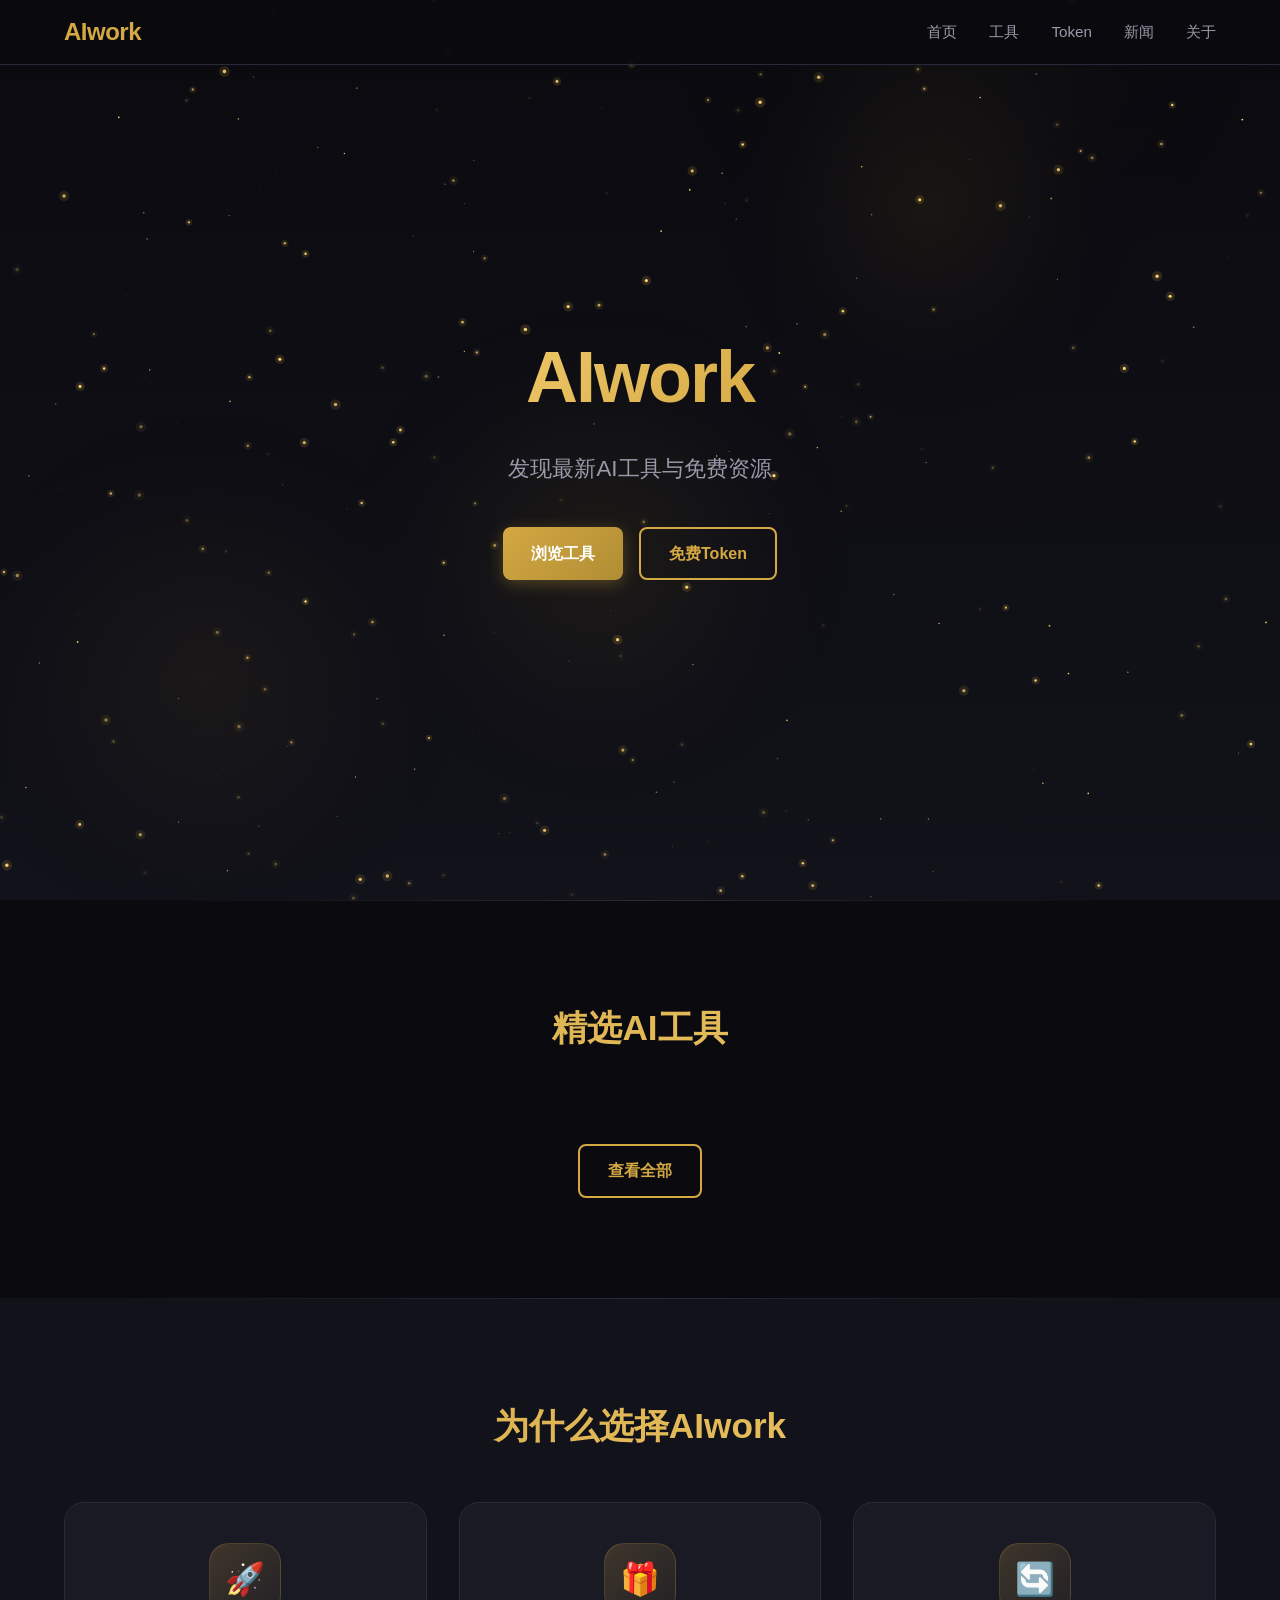
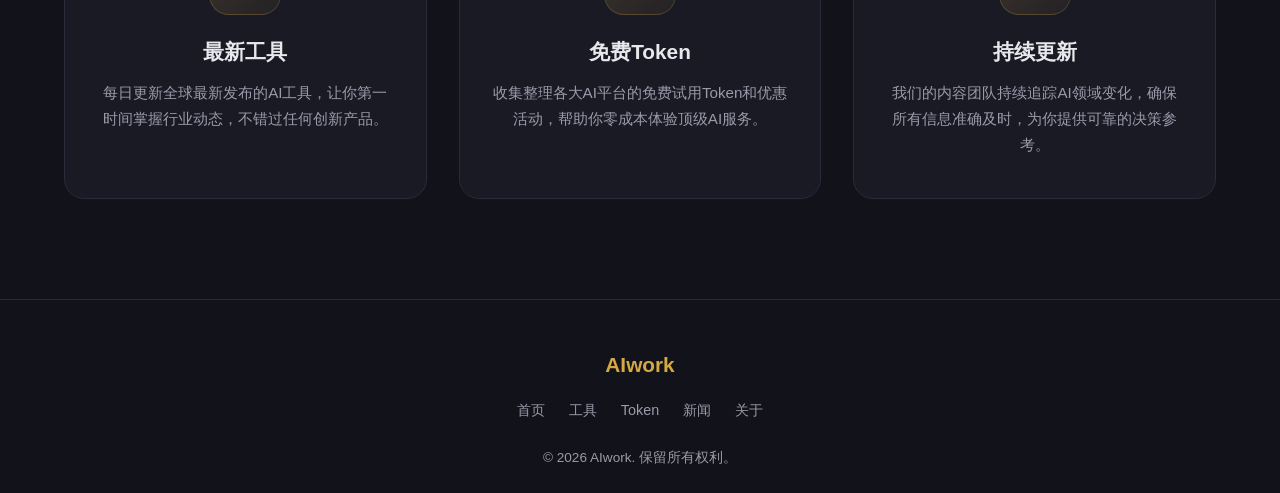
<file: index.html>
<!DOCTYPE html>
<html lang="zh-CN">
<head>
  <meta charset="UTF-8">
  <meta name="viewport" content="width=device-width, initial-scale=1.0">
  <title>AIwork - 发现最新AI工具与免费资源</title>
  <link rel="stylesheet" href="./css/style.css">
  <style>
    .hero {
      position: relative;
      width: 100%;
      height: 100vh;
      min-height: 600px;
      display: flex;
      align-items: center;
      justify-content: center;
      overflow: hidden;
      background: linear-gradient(180deg, #0a0a0f 0%, #12121a 100%);
    }

    #starfield {
      position: absolute;
      top: 0;
      left: 0;
      width: 100%;
      height: 100%;
      z-index: 1;
    }

    .hero-content {
      position: relative;
      z-index: 2;
      text-align: center;
      padding: 0 24px;
      max-width: 800px;
    }

    .hero-title {
      font-size: 4.5rem;
      font-weight: 800;
      letter-spacing: -2px;
      margin-bottom: 16px;
      background: linear-gradient(135deg, var(--color-gold-light), var(--color-gold), var(--color-gold-light));
      background-size: 200% 200%;
      -webkit-background-clip: text;
      -webkit-text-fill-color: transparent;
      background-clip: text;
      animation: goldShift 4s ease-in-out infinite;
    }

    @keyframes goldShift {
      0%, 100% { background-position: 0% 50%; }
      50% { background-position: 100% 50%; }
    }

    .hero-subtitle {
      font-size: 1.4rem;
      color: var(--color-text-muted);
      margin-bottom: 40px;
      font-weight: 400;
    }

    .hero-cta {
      display: inline-flex;
      gap: 16px;
      flex-wrap: wrap;
      justify-content: center;
    }

    .tools-section {
      background: var(--color-bg);
    }

    .tools-grid {
      display: grid;
      grid-template-columns: repeat(auto-fill, minmax(300px, 1fr));
      gap: 24px;
      margin-bottom: 40px;
    }

    .tool-card {
      background: var(--color-surface);
      border: 1px solid var(--color-border);
      border-radius: 16px;
      padding: 28px;
      transition: var(--transition);
      cursor: pointer;
    }

    .tool-card:hover {
      border-color: var(--color-gold);
      box-shadow: 0 0 24px rgba(212, 168, 67, 0.2), 0 8px 32px rgba(0, 0, 0, 0.3);
      transform: translateY(-6px);
    }

    .tool-icon {
      width: 56px;
      height: 56px;
      border-radius: 14px;
      background: linear-gradient(135deg, var(--color-gold-dark), var(--color-gold));
      display: flex;
      align-items: center;
      justify-content: center;
      font-size: 1.6rem;
      margin-bottom: 16px;
      box-shadow: 0 4px 12px rgba(212, 168, 67, 0.25);
    }

    .tool-name {
      font-size: 1.2rem;
      font-weight: 700;
      color: var(--color-text);
      margin-bottom: 8px;
    }

    .tool-desc {
      font-size: 0.95rem;
      color: var(--color-text-muted);
      line-height: 1.6;
      margin-bottom: 16px;
    }

    .tool-tag {
      display: inline-block;
      padding: 4px 12px;
      border-radius: 20px;
      background: rgba(212, 168, 67, 0.12);
      color: var(--color-gold);
      font-size: 0.8rem;
      font-weight: 600;
    }

    .tools-footer {
      text-align: center;
    }

    .features-section {
      background: var(--color-surface);
    }

    .features-grid {
      display: grid;
      grid-template-columns: repeat(auto-fit, minmax(280px, 1fr));
      gap: 32px;
    }

    .feature-card {
      background: var(--color-surface-light);
      border: 1px solid var(--color-border);
      border-radius: 20px;
      padding: 40px 32px;
      text-align: center;
      transition: var(--transition);
    }

    .feature-card:hover {
      border-color: var(--color-gold);
      transform: translateY(-4px);
    }

    .feature-icon {
      width: 72px;
      height: 72px;
      border-radius: 20px;
      background: linear-gradient(135deg, rgba(212, 168, 67, 0.2), rgba(212, 168, 67, 0.05));
      display: flex;
      align-items: center;
      justify-content: center;
      font-size: 2rem;
      margin: 0 auto 20px;
      border: 1px solid rgba(212, 168, 67, 0.2);
    }

    .feature-title {
      font-size: 1.3rem;
      font-weight: 700;
      color: var(--color-text);
      margin-bottom: 12px;
    }

    .feature-desc {
      font-size: 0.95rem;
      color: var(--color-text-muted);
      line-height: 1.7;
    }

    @media (max-width: 768px) {
      .hero {
        min-height: 500px;
        height: auto;
        padding: 120px 0 80px;
      }

      .hero-title {
        font-size: 2.8rem;
        letter-spacing: -1px;
      }

      .hero-subtitle {
        font-size: 1rem;
        margin-bottom: 32px;
      }

      .hero-cta .btn {
        padding: 10px 24px;
        font-size: 0.95rem;
      }

      .tools-grid {
        grid-template-columns: 1fr;
      }

      .features-grid {
        grid-template-columns: 1fr;
      }

      .feature-card {
        padding: 32px 24px;
      }
    }

    @media (max-width: 480px) {
      .hero-title {
        font-size: 2.2rem;
      }

      .hero-subtitle {
        font-size: 0.95rem;
      }
    }
  </style>
</head>
<body>
  <nav class="navbar">
    <div class="container">
      <a href="./index.html" class="navbar-brand">AIwork</a>
      <button class="navbar-toggle" aria-label="切换导航">☰</button>
      <ul class="navbar-nav">
        <li><a href="./index.html">首页</a></li>
        <li><a href="./tools.html">工具</a></li>
        <li><a href="./tokens.html">Token</a></li>
        <li><a href="./news.html">新闻</a></li>
        <li><a href="./about.html">关于</a></li>
      </ul>
    </div>
  </nav>

  <section class="hero">
    <canvas id="starfield"></canvas>
    <div class="hero-content">
      <h1 class="hero-title">AIwork</h1>
      <p class="hero-subtitle">发现最新AI工具与免费资源</p>
      <div class="hero-cta">
        <a href="./tools.html" class="btn btn-primary">浏览工具</a>
        <a href="./tokens.html" class="btn btn-outline">免费Token</a>
      </div>
    </div>
  </section>

  <section class="section tools-section">
    <div class="container">
      <h2 class="section-title scroll-reveal">精选AI工具</h2>
      <div class="tools-grid" id="tools-preview"></div>
      <div class="tools-footer scroll-reveal">
        <a href="./tools.html" class="btn btn-outline">查看全部</a>
      </div>
    </div>
  </section>

  <section class="section features-section">
    <div class="container">
      <h2 class="section-title scroll-reveal">为什么选择AIwork</h2>
      <div class="features-grid">
        <div class="feature-card scroll-reveal">
          <div class="feature-icon">🚀</div>
          <h3 class="feature-title">最新工具</h3>
          <p class="feature-desc">每日更新全球最新发布的AI工具，让你第一时间掌握行业动态，不错过任何创新产品。</p>
        </div>
        <div class="feature-card scroll-reveal">
          <div class="feature-icon">🎁</div>
          <h3 class="feature-title">免费Token</h3>
          <p class="feature-desc">收集整理各大AI平台的免费试用Token和优惠活动，帮助你零成本体验顶级AI服务。</p>
        </div>
        <div class="feature-card scroll-reveal">
          <div class="feature-icon">🔄</div>
          <h3 class="feature-title">持续更新</h3>
          <p class="feature-desc">我们的内容团队持续追踪AI领域变化，确保所有信息准确及时，为你提供可靠的决策参考。</p>
        </div>
      </div>
    </div>
  </section>

  <footer class="footer">
    <div class="container">
      <div class="footer-brand">AIwork</div>
      <ul class="footer-links">
        <li><a href="./index.html">首页</a></li>
        <li><a href="./tools.html">工具</a></li>
        <li><a href="./tokens.html">Token</a></li>
        <li><a href="./news.html">新闻</a></li>
        <li><a href="./about.html">关于</a></li>
      </ul>
      <p class="footer-copy">&copy; 2026 AIwork. 保留所有权利。</p>
    </div>
  </footer>

  <script src="./js/main.js"></script>
  <script src="./js/home.js"></script>
</body>
</html>
</file>
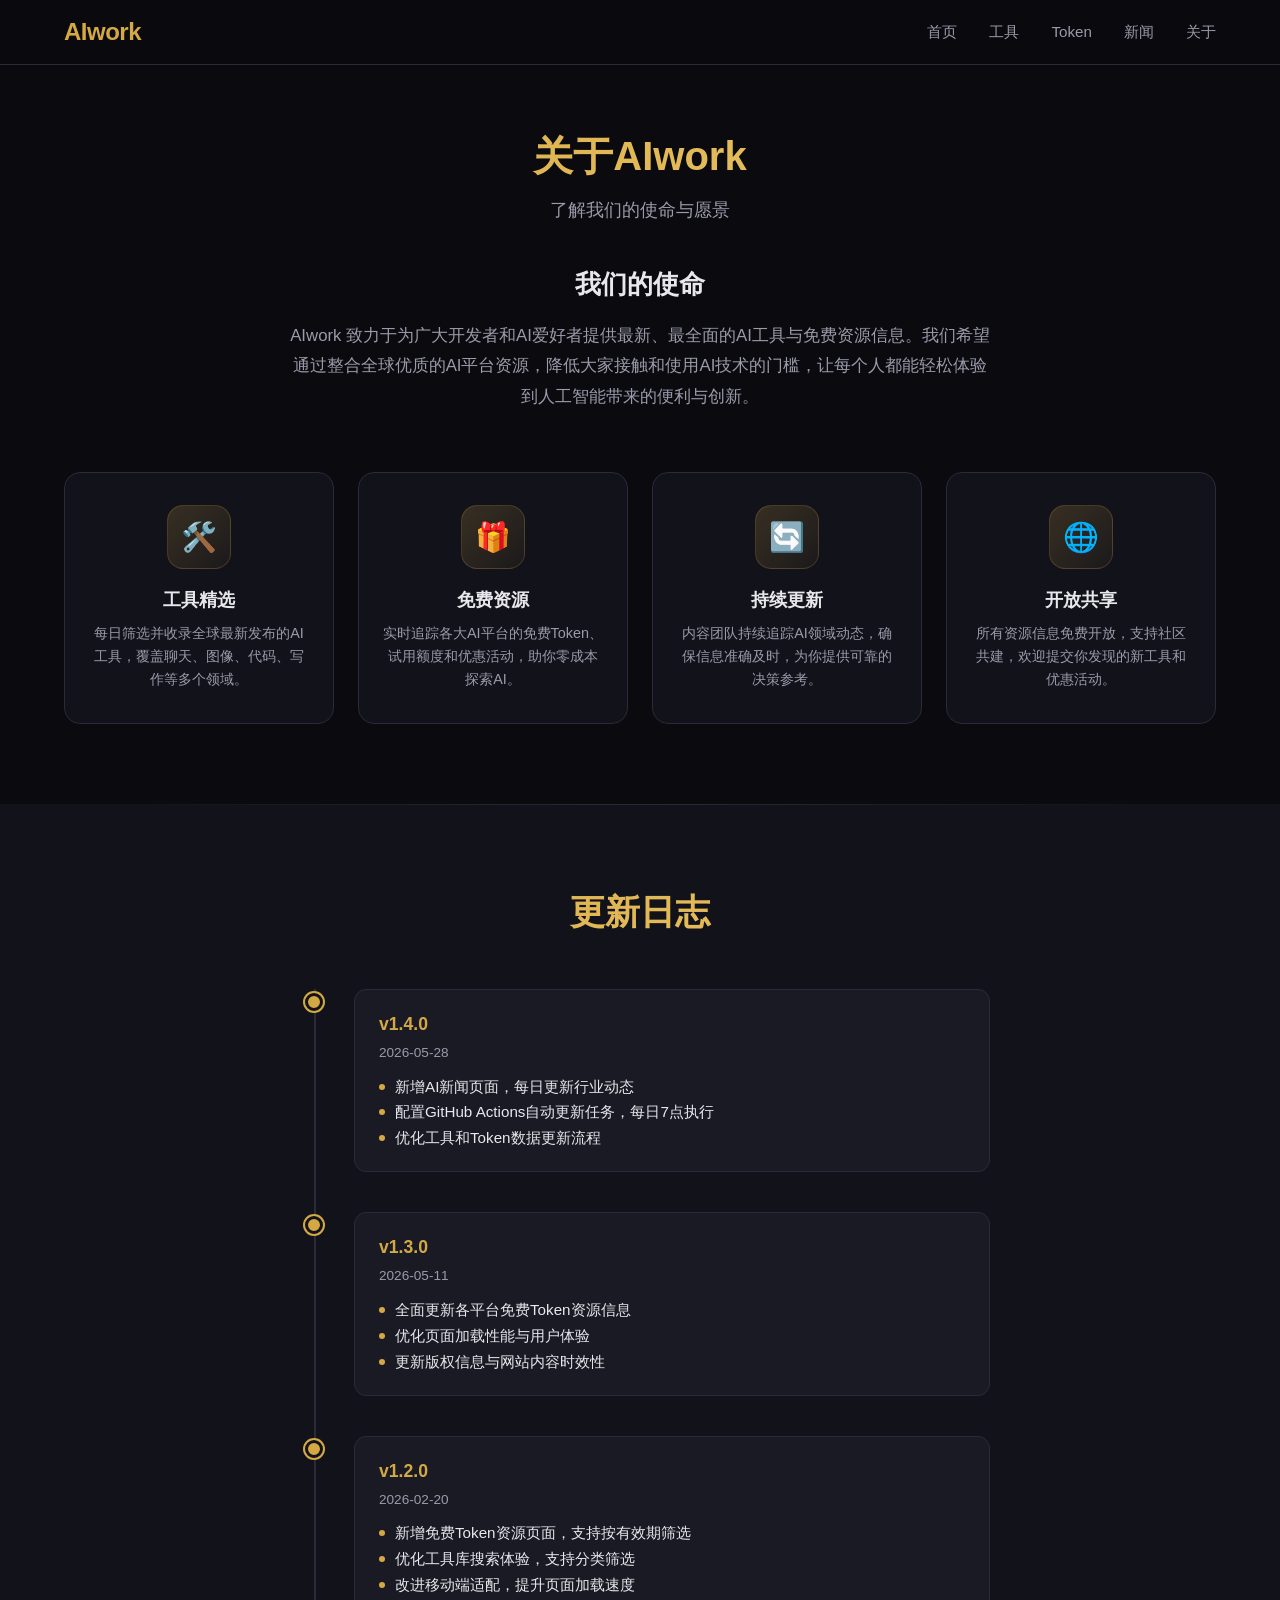
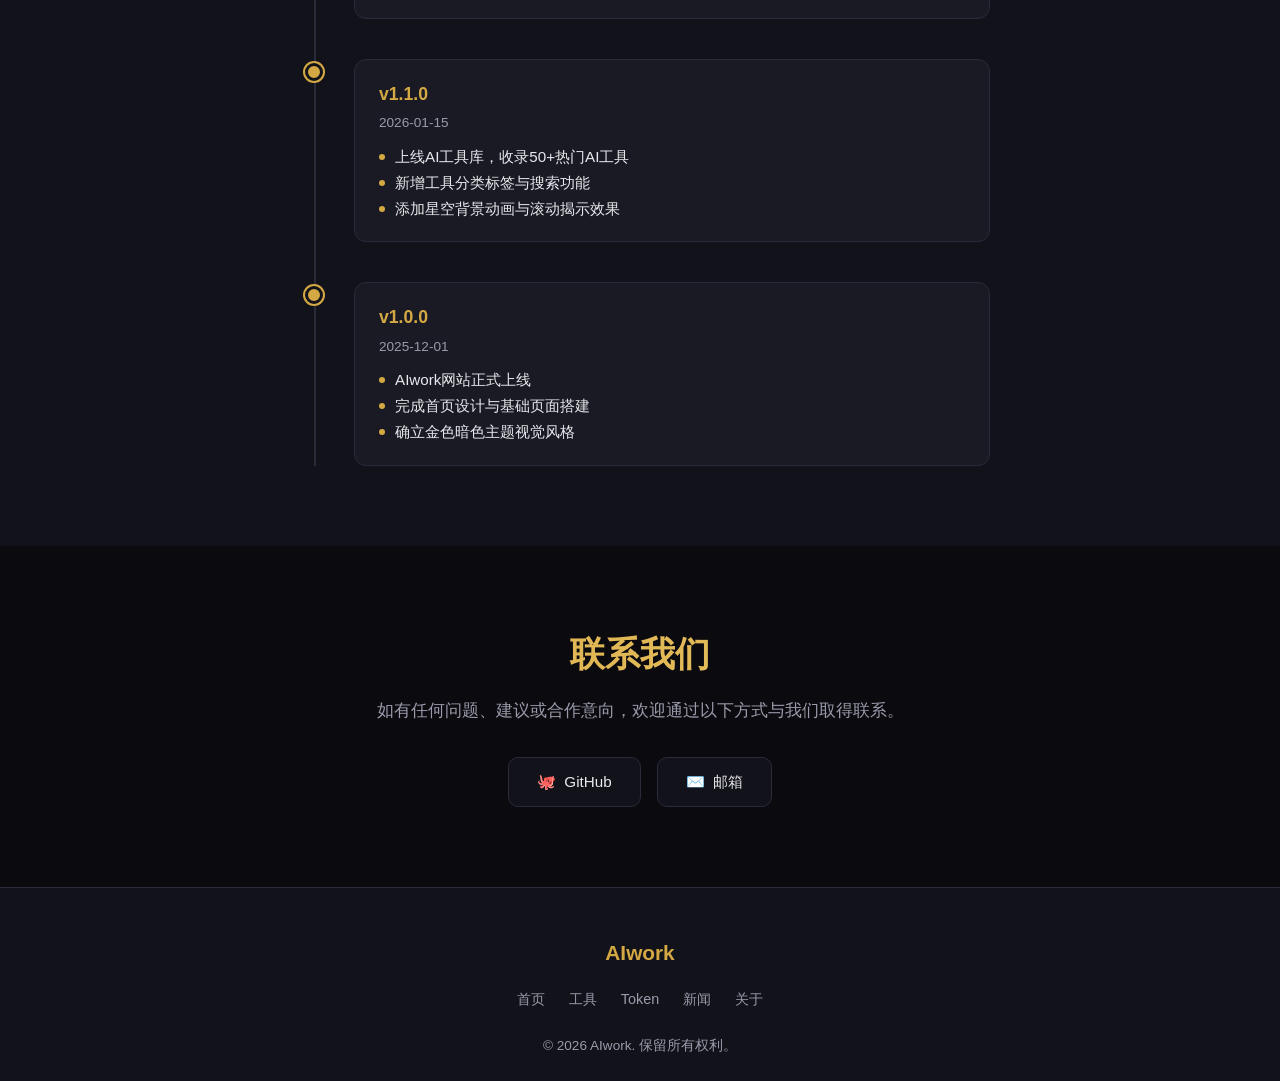
<file: about.html>
<!DOCTYPE html>
<html lang="zh-CN">
<head>
  <meta charset="UTF-8">
  <meta name="viewport" content="width=device-width, initial-scale=1.0">
  <title>关于 - AIwork</title>
  <link rel="stylesheet" href="./css/style.css">
  <style>
    .about-page {
      padding-top: 64px;
      min-height: 100vh;
    }

    .about-header {
      padding: 60px 0 40px;
      text-align: center;
    }

    .about-header h1 {
      font-size: 2.5rem;
      font-weight: 700;
      margin-bottom: 8px;
      background: linear-gradient(135deg, var(--color-gold), var(--color-gold-light));
      -webkit-background-clip: text;
      -webkit-text-fill-color: transparent;
      background-clip: text;
    }

    .about-header p {
      color: var(--color-text-muted);
      font-size: 1.1rem;
    }

    .about-intro {
      padding-bottom: 80px;
    }

    .about-mission {
      text-align: center;
      max-width: 700px;
      margin: 0 auto 60px;
    }

    .about-mission h2 {
      font-size: 1.6rem;
      font-weight: 700;
      color: var(--color-text);
      margin-bottom: 16px;
    }

    .about-mission p {
      color: var(--color-text-muted);
      font-size: 1.05rem;
      line-height: 1.8;
    }

    .features-grid {
      display: grid;
      grid-template-columns: repeat(auto-fit, minmax(260px, 1fr));
      gap: 24px;
    }

    .feature-card {
      background: var(--color-surface);
      border: 1px solid var(--color-border);
      border-radius: 16px;
      padding: 32px 24px;
      text-align: center;
      transition: var(--transition);
    }

    .feature-card:hover {
      border-color: var(--color-gold);
      transform: translateY(-4px);
    }

    .feature-icon {
      width: 64px;
      height: 64px;
      border-radius: 16px;
      background: linear-gradient(135deg, rgba(212, 168, 67, 0.2), rgba(212, 168, 67, 0.05));
      display: flex;
      align-items: center;
      justify-content: center;
      font-size: 1.8rem;
      margin: 0 auto 16px;
      border: 1px solid rgba(212, 168, 67, 0.2);
    }

    .feature-title {
      font-size: 1.15rem;
      font-weight: 700;
      color: var(--color-text);
      margin-bottom: 8px;
    }

    .feature-desc {
      font-size: 0.9rem;
      color: var(--color-text-muted);
      line-height: 1.6;
    }

    .changelog-section {
      padding: 80px 0;
      background: var(--color-surface);
      position: relative;
    }

    .changelog-section::before {
      content: '';
      position: absolute;
      top: 0;
      left: 50%;
      transform: translateX(-50%);
      width: 80%;
      height: 1px;
      background: linear-gradient(90deg, transparent, var(--color-border), transparent);
    }

    .changelog-title {
      font-size: 2.2rem;
      font-weight: 700;
      text-align: center;
      margin-bottom: 48px;
      background: linear-gradient(135deg, var(--color-gold), var(--color-gold-light));
      -webkit-background-clip: text;
      -webkit-text-fill-color: transparent;
      background-clip: text;
    }

    .timeline {
      position: relative;
      max-width: 700px;
      margin: 0 auto;
    }

    .timeline::before {
      content: '';
      position: absolute;
      left: 24px;
      top: 0;
      bottom: 0;
      width: 2px;
      background: var(--color-border);
    }

    .timeline-item {
      position: relative;
      padding-left: 64px;
      padding-bottom: 40px;
    }

    .timeline-item:last-child {
      padding-bottom: 0;
    }

    .timeline-dot {
      position: absolute;
      left: 15px;
      top: 4px;
      width: 18px;
      height: 18px;
      border-radius: 50%;
      background: var(--color-gold);
      border: 3px solid var(--color-surface);
      box-shadow: 0 0 0 2px var(--color-gold);
    }

    .timeline-content {
      background: var(--color-surface-light);
      border: 1px solid var(--color-border);
      border-radius: 12px;
      padding: 20px 24px;
    }

    .timeline-version {
      font-size: 1.1rem;
      font-weight: 700;
      color: var(--color-gold);
      margin-bottom: 4px;
    }

    .timeline-date {
      font-size: 0.85rem;
      color: var(--color-text-muted);
      margin-bottom: 10px;
    }

    .timeline-list {
      list-style: none;
      padding: 0;
      margin: 0;
    }

    .timeline-list li {
      position: relative;
      padding-left: 16px;
      font-size: 0.95rem;
      color: var(--color-text);
      line-height: 1.7;
    }

    .timeline-list li::before {
      content: '';
      position: absolute;
      left: 0;
      top: 10px;
      width: 6px;
      height: 6px;
      border-radius: 50%;
      background: var(--color-gold);
    }

    .contact-section {
      padding: 80px 0;
      text-align: center;
    }

    .contact-section h2 {
      font-size: 2.2rem;
      font-weight: 700;
      margin-bottom: 16px;
      background: linear-gradient(135deg, var(--color-gold), var(--color-gold-light));
      -webkit-background-clip: text;
      -webkit-text-fill-color: transparent;
      background-clip: text;
    }

    .contact-section p {
      color: var(--color-text-muted);
      font-size: 1.05rem;
      margin-bottom: 32px;
    }

    .contact-links {
      display: flex;
      gap: 16px;
      justify-content: center;
      flex-wrap: wrap;
    }

    .contact-link {
      display: inline-flex;
      align-items: center;
      gap: 8px;
      padding: 12px 28px;
      border-radius: 10px;
      border: 1px solid var(--color-border);
      background: var(--color-surface);
      color: var(--color-text);
      font-size: 0.95rem;
      font-weight: 500;
      text-decoration: none;
      transition: var(--transition);
    }

    .contact-link:hover {
      border-color: var(--color-gold);
      color: var(--color-gold);
      transform: translateY(-2px);
    }

    @media (max-width: 768px) {
      .about-header h1 {
        font-size: 2rem;
      }

      .about-header p {
        font-size: 1rem;
      }

      .about-mission h2 {
        font-size: 1.4rem;
      }

      .features-grid {
        grid-template-columns: 1fr;
      }

      .timeline::before {
        left: 16px;
      }

      .timeline-item {
        padding-left: 48px;
      }

      .timeline-dot {
        left: 7px;
      }

      .changelog-title,
      .contact-section h2 {
        font-size: 1.8rem;
      }

      .contact-link {
        padding: 10px 20px;
        font-size: 0.9rem;
      }
    }

    @media (max-width: 480px) {
      .about-header h1 {
        font-size: 1.7rem;
      }

      .timeline-content {
        padding: 16px 18px;
      }

      .timeline-list li {
        font-size: 0.9rem;
      }
    }
  </style>
</head>
<body>
  <nav class="navbar">
    <div class="container">
      <a href="./index.html" class="navbar-brand">AIwork</a>
      <button class="navbar-toggle" aria-label="切换导航">☰</button>
      <ul class="navbar-nav">
        <li><a href="./index.html">首页</a></li>
        <li><a href="./tools.html">工具</a></li>
        <li><a href="./tokens.html">Token</a></li>
        <li><a href="./news.html">新闻</a></li>
        <li><a href="./about.html">关于</a></li>
      </ul>
    </div>
  </nav>

  <main class="about-page">
    <div class="container">
      <div class="about-header">
        <h1>关于AIwork</h1>
        <p>了解我们的使命与愿景</p>
      </div>

      <div class="about-intro">
        <div class="about-mission">
          <h2>我们的使命</h2>
          <p>AIwork 致力于为广大开发者和AI爱好者提供最新、最全面的AI工具与免费资源信息。我们希望通过整合全球优质的AI平台资源，降低大家接触和使用AI技术的门槛，让每个人都能轻松体验到人工智能带来的便利与创新。</p>
        </div>

        <div class="features-grid">
          <div class="feature-card">
            <div class="feature-icon">🛠️</div>
            <h3 class="feature-title">工具精选</h3>
            <p class="feature-desc">每日筛选并收录全球最新发布的AI工具，覆盖聊天、图像、代码、写作等多个领域。</p>
          </div>
          <div class="feature-card">
            <div class="feature-icon">🎁</div>
            <h3 class="feature-title">免费资源</h3>
            <p class="feature-desc">实时追踪各大AI平台的免费Token、试用额度和优惠活动，助你零成本探索AI。</p>
          </div>
          <div class="feature-card">
            <div class="feature-icon">🔄</div>
            <h3 class="feature-title">持续更新</h3>
            <p class="feature-desc">内容团队持续追踪AI领域动态，确保信息准确及时，为你提供可靠的决策参考。</p>
          </div>
          <div class="feature-card">
            <div class="feature-icon">🌐</div>
            <h3 class="feature-title">开放共享</h3>
            <p class="feature-desc">所有资源信息免费开放，支持社区共建，欢迎提交你发现的新工具和优惠活动。</p>
          </div>
        </div>
      </div>
    </div>

    <section class="changelog-section">
      <div class="container">
        <h2 class="changelog-title">更新日志</h2>
        <div class="timeline">
          <div class="timeline-item">
            <div class="timeline-dot"></div>
            <div class="timeline-content">
              <div class="timeline-version">v1.4.0</div>
              <div class="timeline-date">2026-05-28</div>
              <ul class="timeline-list">
                <li>新增AI新闻页面，每日更新行业动态</li>
                <li>配置GitHub Actions自动更新任务，每日7点执行</li>
                <li>优化工具和Token数据更新流程</li>
              </ul>
            </div>
          </div>
          <div class="timeline-item">
            <div class="timeline-dot"></div>
            <div class="timeline-content">
              <div class="timeline-version">v1.3.0</div>
              <div class="timeline-date">2026-05-11</div>
              <ul class="timeline-list">
                <li>全面更新各平台免费Token资源信息</li>
                <li>优化页面加载性能与用户体验</li>
                <li>更新版权信息与网站内容时效性</li>
              </ul>
            </div>
          </div>
          <div class="timeline-item">
            <div class="timeline-dot"></div>
            <div class="timeline-content">
              <div class="timeline-version">v1.2.0</div>
              <div class="timeline-date">2026-02-20</div>
              <ul class="timeline-list">
                <li>新增免费Token资源页面，支持按有效期筛选</li>
                <li>优化工具库搜索体验，支持分类筛选</li>
                <li>改进移动端适配，提升页面加载速度</li>
              </ul>
            </div>
          </div>
          <div class="timeline-item">
            <div class="timeline-dot"></div>
            <div class="timeline-content">
              <div class="timeline-version">v1.1.0</div>
              <div class="timeline-date">2026-01-15</div>
              <ul class="timeline-list">
                <li>上线AI工具库，收录50+热门AI工具</li>
                <li>新增工具分类标签与搜索功能</li>
                <li>添加星空背景动画与滚动揭示效果</li>
              </ul>
            </div>
          </div>
          <div class="timeline-item">
            <div class="timeline-dot"></div>
            <div class="timeline-content">
              <div class="timeline-version">v1.0.0</div>
              <div class="timeline-date">2025-12-01</div>
              <ul class="timeline-list">
                <li>AIwork网站正式上线</li>
                <li>完成首页设计与基础页面搭建</li>
                <li>确立金色暗色主题视觉风格</li>
              </ul>
            </div>
          </div>
        </div>
      </div>
    </section>

    <section class="contact-section">
      <div class="container">
        <h2>联系我们</h2>
        <p>如有任何问题、建议或合作意向，欢迎通过以下方式与我们取得联系。</p>
        <div class="contact-links">
          <a href="https://github.com/aiwork" target="_blank" rel="noopener noreferrer" class="contact-link">
            <span>🐙</span> GitHub
          </a>
          <a href="mailto:hello@aiwork.dev" class="contact-link">
            <span>✉️</span> 邮箱
          </a>
        </div>
      </div>
    </section>
  </main>

  <footer class="footer">
    <div class="container">
      <div class="footer-brand">AIwork</div>
      <ul class="footer-links">
        <li><a href="./index.html">首页</a></li>
        <li><a href="./tools.html">工具</a></li>
        <li><a href="./tokens.html">Token</a></li>
        <li><a href="./news.html">新闻</a></li>
        <li><a href="./about.html">关于</a></li>
      </ul>
      <p class="footer-copy">&copy; 2026 AIwork. 保留所有权利。</p>
    </div>
  </footer>

  <script src="./js/main.js"></script>
</body>
</html>
</file>
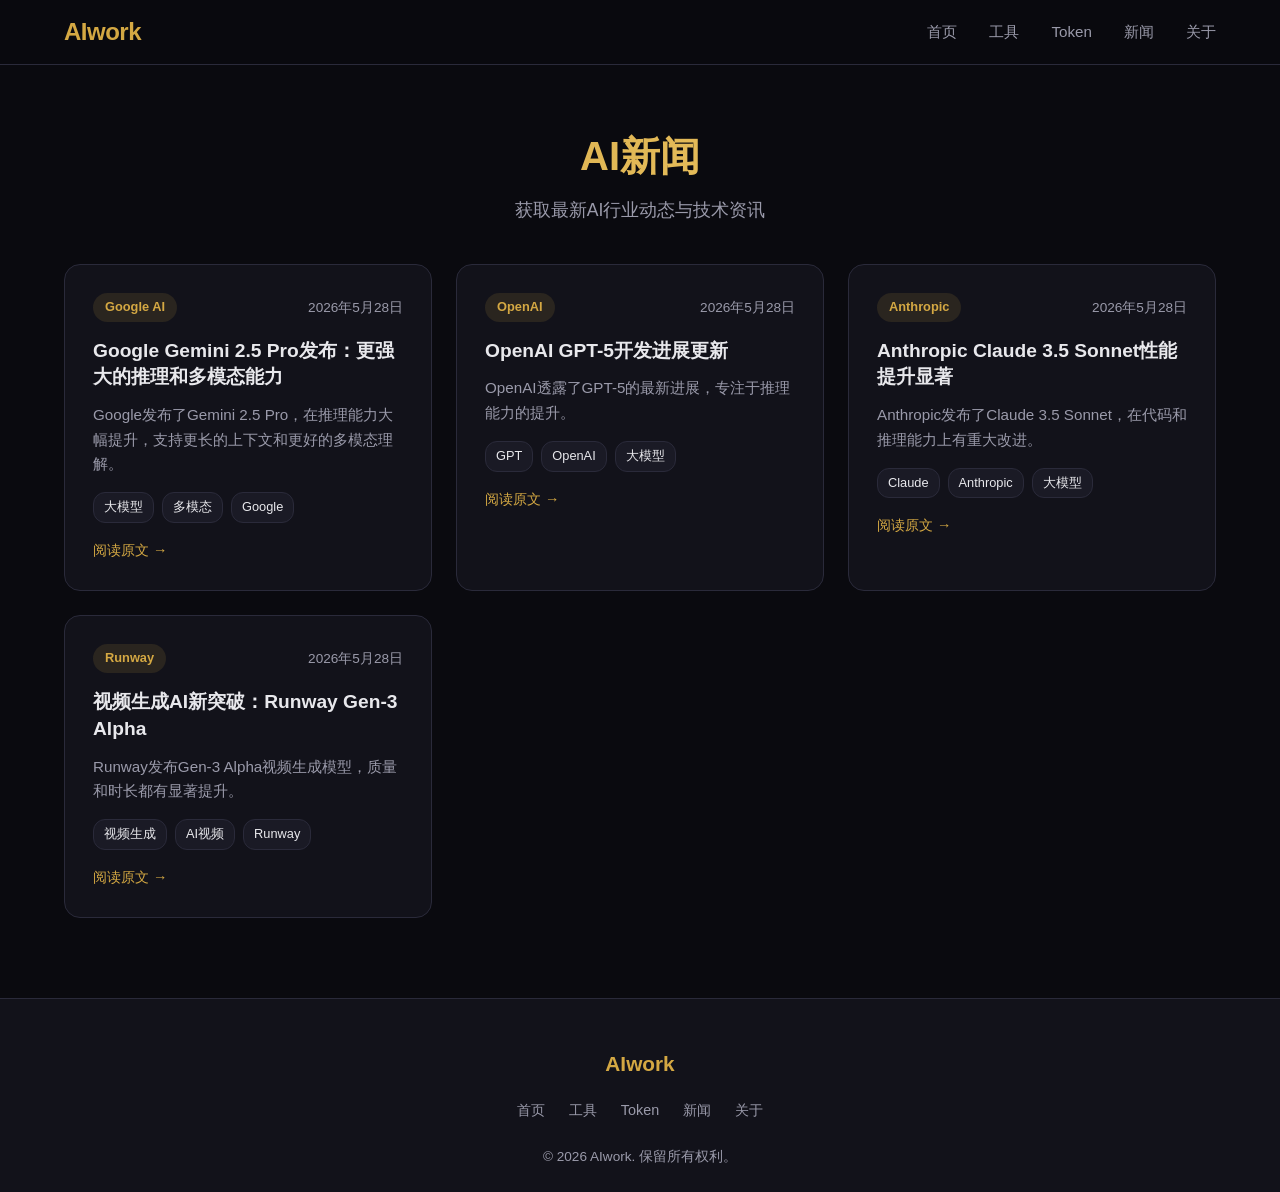
<file: news.html>
<!DOCTYPE html>
<html lang="zh-CN">
<head>
  <meta charset="UTF-8">
  <meta name="viewport" content="width=device-width, initial-scale=1.0">
  <title>AI新闻 - AIwork</title>
  <link rel="stylesheet" href="./css/style.css">
  <style>
    .news-page {
      padding-top: 64px;
      min-height: 100vh;
    }

    .news-header {
      padding: 60px 0 40px;
      text-align: center;
    }

    .news-header h1 {
      font-size: 2.5rem;
      font-weight: 700;
      margin-bottom: 8px;
      background: linear-gradient(135deg, var(--color-gold), var(--color-gold-light));
      -webkit-background-clip: text;
      -webkit-text-fill-color: transparent;
      background-clip: text;
    }

    .news-header p {
      color: var(--color-text-muted);
      font-size: 1.1rem;
    }

    .news-list-section {
      padding-bottom: 80px;
    }

    .news-grid {
      display: grid;
      grid-template-columns: repeat(auto-fill, minmax(340px, 1fr));
      gap: 24px;
    }

    .news-card {
      background: var(--color-surface);
      border: 1px solid var(--color-border);
      border-radius: 16px;
      overflow: hidden;
      transition: var(--transition);
      cursor: pointer;
    }

    .news-card:hover {
      border-color: var(--color-gold);
      box-shadow: 0 0 24px rgba(212, 168, 67, 0.2), 0 8px 32px rgba(0, 0, 0, 0.3);
      transform: translateY(-6px);
    }

    .news-card-content {
      padding: 28px;
    }

    .news-meta {
      display: flex;
      justify-content: space-between;
      align-items: center;
      margin-bottom: 16px;
    }

    .news-source {
      display: inline-flex;
      align-items: center;
      gap: 6px;
      padding: 4px 12px;
      border-radius: 20px;
      background: rgba(212, 168, 67, 0.12);
      color: var(--color-gold);
      font-size: 0.8rem;
      font-weight: 600;
    }

    .news-date {
      font-size: 0.85rem;
      color: var(--color-text-muted);
    }

    .news-title {
      font-size: 1.2rem;
      font-weight: 700;
      color: var(--color-text);
      margin-bottom: 12px;
      line-height: 1.4;
    }

    .news-summary {
      font-size: 0.95rem;
      color: var(--color-text-muted);
      line-height: 1.6;
      margin-bottom: 16px;
    }

    .news-tags {
      display: flex;
      flex-wrap: wrap;
      gap: 8px;
    }

    .news-tag {
      padding: 4px 10px;
      border-radius: 12px;
      background: var(--color-surface-light);
      border: 1px solid var(--color-border);
      color: var(--color-text);
      font-size: 0.8rem;
    }

    .news-link {
      display: inline-flex;
      align-items: center;
      gap: 6px;
      color: var(--color-gold);
      font-size: 0.9rem;
      font-weight: 500;
      margin-top: 16px;
      text-decoration: none;
    }

    .news-link:hover {
      color: var(--color-gold-light);
    }

    .empty-state {
      text-align: center;
      padding: 60px 24px;
      color: var(--color-text-muted);
    }

    .empty-state-icon {
      font-size: 3rem;
      margin-bottom: 16px;
      opacity: 0.5;
    }

    .empty-state h3 {
      font-size: 1.2rem;
      margin-bottom: 8px;
      color: var(--color-text);
    }

    @media (max-width: 768px) {
      .news-header h1 {
        font-size: 2rem;
      }

      .news-header p {
        font-size: 1rem;
      }

      .news-grid {
        grid-template-columns: 1fr;
      }

      .news-card-content {
        padding: 20px;
      }
    }

    @media (max-width: 480px) {
      .news-header h1 {
        font-size: 1.7rem;
      }
    }
  </style>
</head>
<body>
  <nav class="navbar">
    <div class="container">
      <a href="./index.html" class="navbar-brand">AIwork</a>
      <button class="navbar-toggle" aria-label="切换导航">☰</button>
      <ul class="navbar-nav">
        <li><a href="./index.html">首页</a></li>
        <li><a href="./tools.html">工具</a></li>
        <li><a href="./tokens.html">Token</a></li>
        <li><a href="./news.html">新闻</a></li>
        <li><a href="./about.html">关于</a></li>
      </ul>
    </div>
  </nav>

  <main class="news-page">
    <div class="container">
      <div class="news-header">
        <h1>AI新闻</h1>
        <p>获取最新AI行业动态与技术资讯</p>
      </div>

      <div class="news-list-section">
        <div class="news-grid" id="newsGrid"></div>
        <div class="empty-state" id="emptyState" style="display: none;">
          <div class="empty-state-icon">📰</div>
          <h3>暂无新闻</h3>
          <p>新闻正在更新中，敬请期待</p>
        </div>
      </div>
    </div>
  </main>

  <footer class="footer">
    <div class="container">
      <div class="footer-brand">AIwork</div>
      <ul class="footer-links">
        <li><a href="./index.html">首页</a></li>
        <li><a href="./tools.html">工具</a></li>
        <li><a href="./tokens.html">Token</a></li>
        <li><a href="./news.html">新闻</a></li>
        <li><a href="./about.html">关于</a></li>
      </ul>
      <p class="footer-copy">&copy; 2026 AIwork. 保留所有权利。</p>
    </div>
  </footer>

  <script src="./js/main.js"></script>
  <script src="./js/news.js"></script>
</body>
</html>
</file>
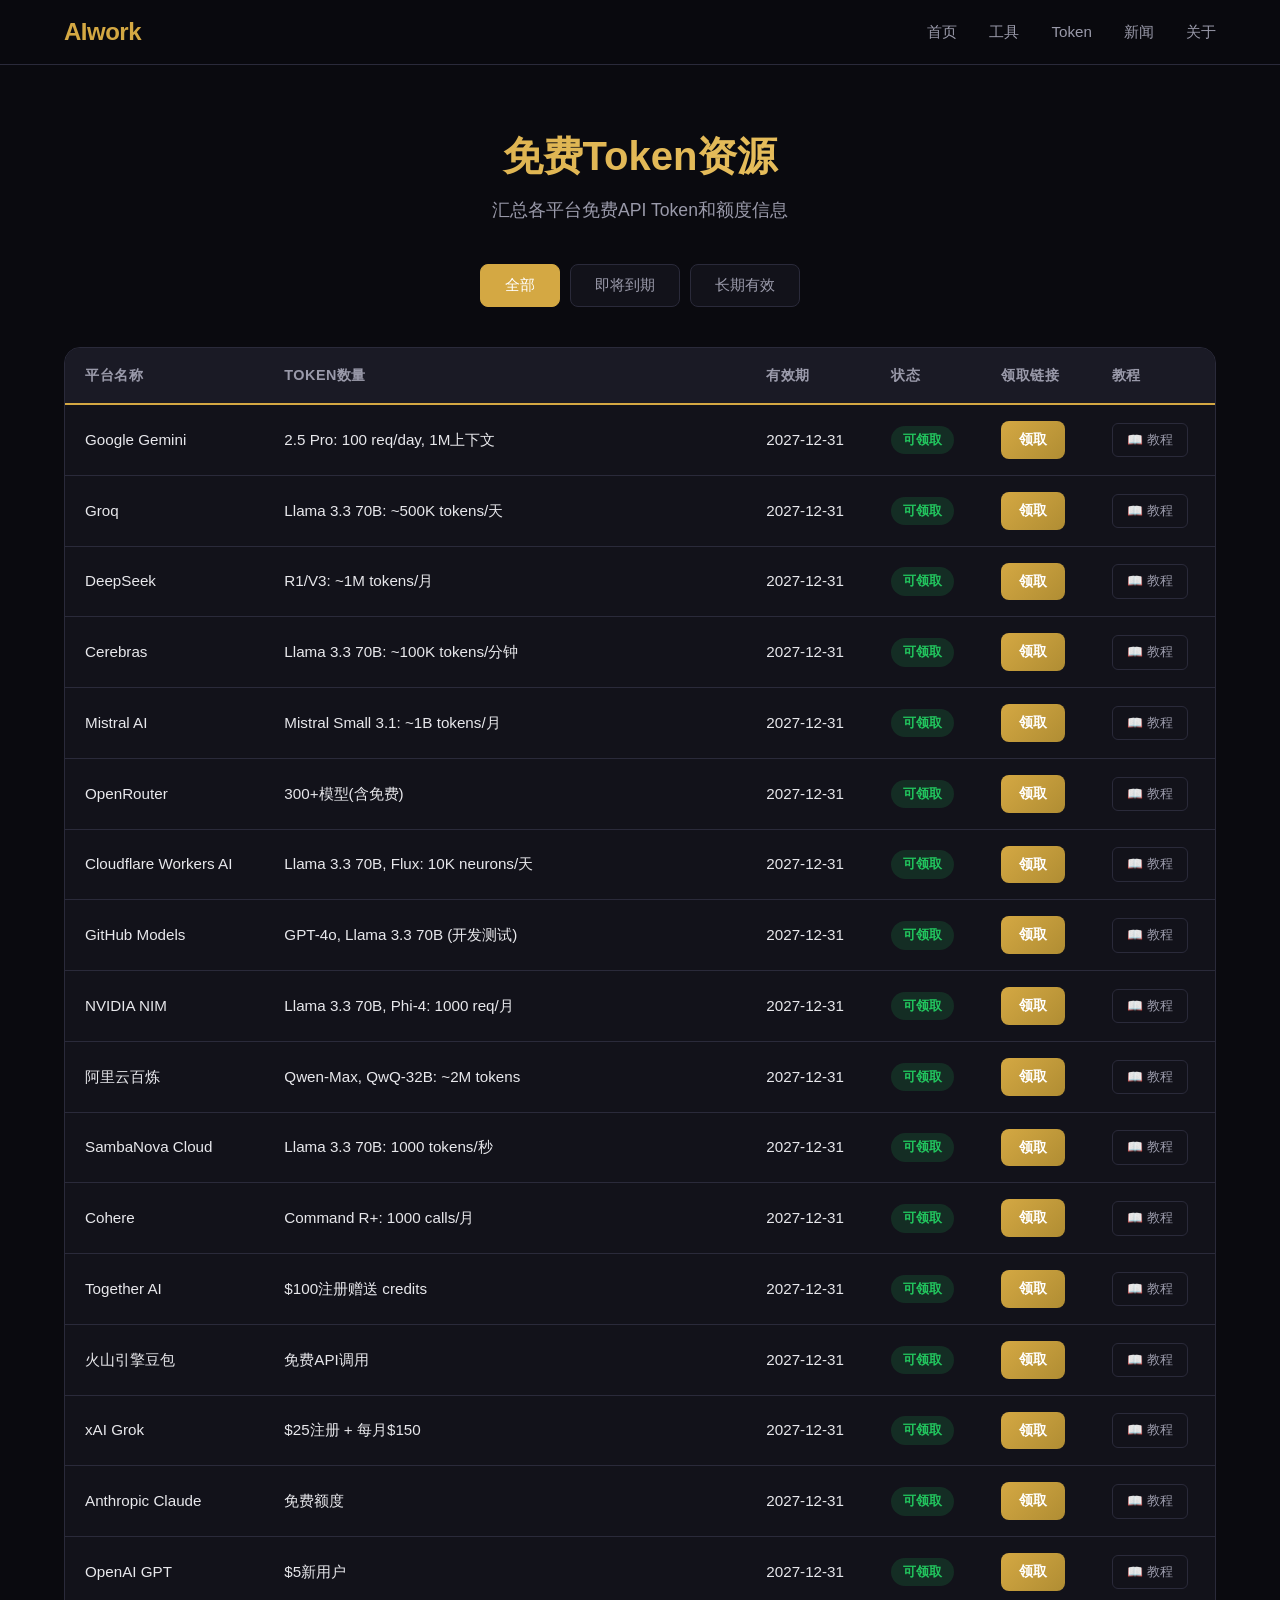
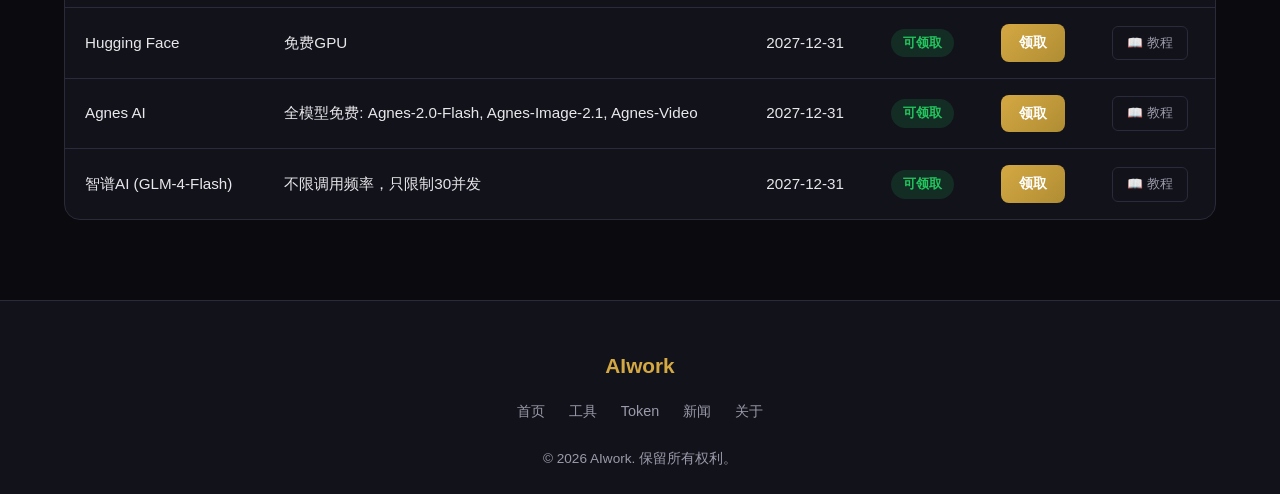
<file: tokens.html>
<!DOCTYPE html>
<html lang="zh-CN">
<head>
  <meta charset="UTF-8">
  <meta name="viewport" content="width=device-width, initial-scale=1.0">
  <title>免费Token - AIwork</title>
  <link rel="stylesheet" href="./css/style.css">
  <style>
    .tokens-page {
      padding-top: 64px;
      min-height: 100vh;
    }

    .tokens-header {
      padding: 60px 0 40px;
      text-align: center;
    }

    .tokens-header h1 {
      font-size: 2.5rem;
      font-weight: 700;
      margin-bottom: 8px;
      background: linear-gradient(135deg, var(--color-gold), var(--color-gold-light));
      -webkit-background-clip: text;
      -webkit-text-fill-color: transparent;
      background-clip: text;
    }

    .tokens-header p {
      color: var(--color-text-muted);
      font-size: 1.1rem;
    }

    .filter-section {
      padding-bottom: 40px;
    }

    .filter-tabs {
      display: flex;
      gap: 10px;
      justify-content: center;
      flex-wrap: wrap;
    }

    .filter-tab {
      padding: 10px 24px;
      border-radius: 8px;
      border: 1px solid var(--color-border);
      background: var(--color-surface);
      color: var(--color-text-muted);
      font-size: 0.95rem;
      font-weight: 500;
      cursor: pointer;
      transition: var(--transition);
    }

    .filter-tab:hover {
      border-color: var(--color-gold);
      color: var(--color-gold);
    }

    .filter-tab.active {
      background: var(--color-gold);
      color: #fff;
      border-color: var(--color-gold);
    }

    .tokens-table-section {
      padding-bottom: 80px;
    }

    .table-wrapper {
      overflow-x: auto;
      border: 1px solid var(--color-border);
      border-radius: 16px;
      background: var(--color-surface);
      -webkit-overflow-scrolling: touch;
    }

    .tokens-table {
      width: 100%;
      border-collapse: collapse;
      min-width: 600px;
    }

    .tokens-table thead th {
      padding: 16px 20px;
      text-align: left;
      font-size: 0.9rem;
      font-weight: 600;
      color: var(--color-text-muted);
      text-transform: uppercase;
      letter-spacing: 0.5px;
      border-bottom: 2px solid var(--color-gold);
      background: var(--color-surface-light);
      white-space: nowrap;
    }

    .tokens-table tbody tr {
      border-bottom: 1px solid var(--color-border);
      transition: var(--transition);
    }

    .tokens-table tbody tr:last-child {
      border-bottom: none;
    }

    .tokens-table tbody tr:hover {
      background: var(--color-surface-light);
    }

    .tokens-table tbody td {
      padding: 16px 20px;
      font-size: 0.95rem;
      color: var(--color-text);
      white-space: nowrap;
    }

    .status-badge {
      display: inline-block;
      padding: 4px 12px;
      border-radius: 20px;
      font-size: 0.8rem;
      font-weight: 600;
    }

    .status-active {
      background: rgba(34, 197, 94, 0.15);
      color: #22c55e;
    }

    .status-expired {
      background: rgba(239, 68, 68, 0.15);
      color: #ef4444;
    }

    .status-limited {
      background: rgba(212, 168, 67, 0.15);
      color: var(--color-gold);
    }

    .claim-btn {
      display: inline-flex;
      align-items: center;
      justify-content: center;
      padding: 8px 18px;
      font-size: 0.85rem;
      font-weight: 600;
      border-radius: 8px;
      border: none;
      cursor: pointer;
      transition: var(--transition);
      text-decoration: none;
      background: linear-gradient(135deg, var(--color-gold), var(--color-gold-dark));
      color: #fff;
    }

    .claim-btn:hover {
      background: linear-gradient(135deg, var(--color-gold-light), var(--color-gold));
      transform: translateY(-2px);
      color: #fff;
    }

    .claim-btn.disabled {
      background: var(--color-border);
      color: var(--color-text-muted);
      cursor: not-allowed;
      pointer-events: none;
    }

    .tutorial-btn {
      display: inline-flex;
      align-items: center;
      gap: 4px;
      padding: 6px 14px;
      font-size: 0.8rem;
      font-weight: 500;
      border-radius: 6px;
      border: 1px solid var(--color-border);
      background: var(--color-surface);
      color: var(--color-text-muted);
      text-decoration: none;
      transition: var(--transition);
    }

    .tutorial-btn:hover {
      border-color: var(--color-gold);
      color: var(--color-gold);
      transform: translateY(-1px);
    }

    .tutorial-btn.disabled {
      opacity: 0.4;
      cursor: not-allowed;
      pointer-events: none;
    }

    .empty-state {
      text-align: center;
      padding: 60px 24px;
      color: var(--color-text-muted);
    }

    .empty-state-icon {
      font-size: 3rem;
      margin-bottom: 16px;
      opacity: 0.5;
    }

    .empty-state h3 {
      font-size: 1.2rem;
      margin-bottom: 8px;
      color: var(--color-text);
    }

    @media (max-width: 768px) {
      .tokens-header h1 {
        font-size: 2rem;
      }

      .tokens-header p {
        font-size: 1rem;
      }

      .filter-tab {
        padding: 8px 18px;
        font-size: 0.9rem;
      }

      .tokens-table thead th,
      .tokens-table tbody td {
        padding: 12px 16px;
      }

      .table-wrapper {
        border-radius: 12px;
        margin: 0 -8px;
      }
    }

    @media (max-width: 480px) {
      .tokens-header h1 {
        font-size: 1.7rem;
      }
    }
  </style>
</head>
<body>
  <nav class="navbar">
    <div class="container">
      <a href="./index.html" class="navbar-brand">AIwork</a>
      <button class="navbar-toggle" aria-label="切换导航">☰</button>
      <ul class="navbar-nav">
        <li><a href="./index.html">首页</a></li>
        <li><a href="./tools.html">工具</a></li>
        <li><a href="./tokens.html">Token</a></li>
        <li><a href="./news.html">新闻</a></li>
        <li><a href="./about.html">关于</a></li>
      </ul>
    </div>
  </nav>

  <main class="tokens-page">
    <div class="container">
      <div class="tokens-header">
        <h1>免费Token资源</h1>
        <p>汇总各平台免费API Token和额度信息</p>
      </div>

      <div class="filter-section">
        <div class="filter-tabs" id="filterTabs">
          <button class="filter-tab active" data-filter="all">全部</button>
          <button class="filter-tab" data-filter="expiring">即将到期</button>
          <button class="filter-tab" data-filter="longterm">长期有效</button>
        </div>
      </div>

      <div class="tokens-table-section">
        <div class="table-wrapper">
          <table class="tokens-table" id="tokensTable">
            <thead>
              <tr>
                <th>平台名称</th>
                <th>Token数量</th>
                <th>有效期</th>
                <th>状态</th>
                <th>领取链接</th>
                <th>教程</th>
              </tr>
            </thead>
            <tbody id="tokensTableBody">
            </tbody>
          </table>
        </div>
        <div class="empty-state" id="emptyState" style="display: none;">
          <div class="empty-state-icon">📭</div>
          <h3>暂无数据</h3>
          <p>当前筛选条件下没有Token资源</p>
        </div>
      </div>
    </div>
  </main>

  <footer class="footer">
    <div class="container">
      <div class="footer-brand">AIwork</div>
      <ul class="footer-links">
        <li><a href="./index.html">首页</a></li>
        <li><a href="./tools.html">工具</a></li>
        <li><a href="./tokens.html">Token</a></li>
        <li><a href="./news.html">新闻</a></li>
        <li><a href="./about.html">关于</a></li>
      </ul>
      <p class="footer-copy">&copy; 2026 AIwork. 保留所有权利。</p>
    </div>
  </footer>

  <script src="./js/main.js"></script>
  <script src="./js/tokens.js"></script>
</body>
</html>
</file>
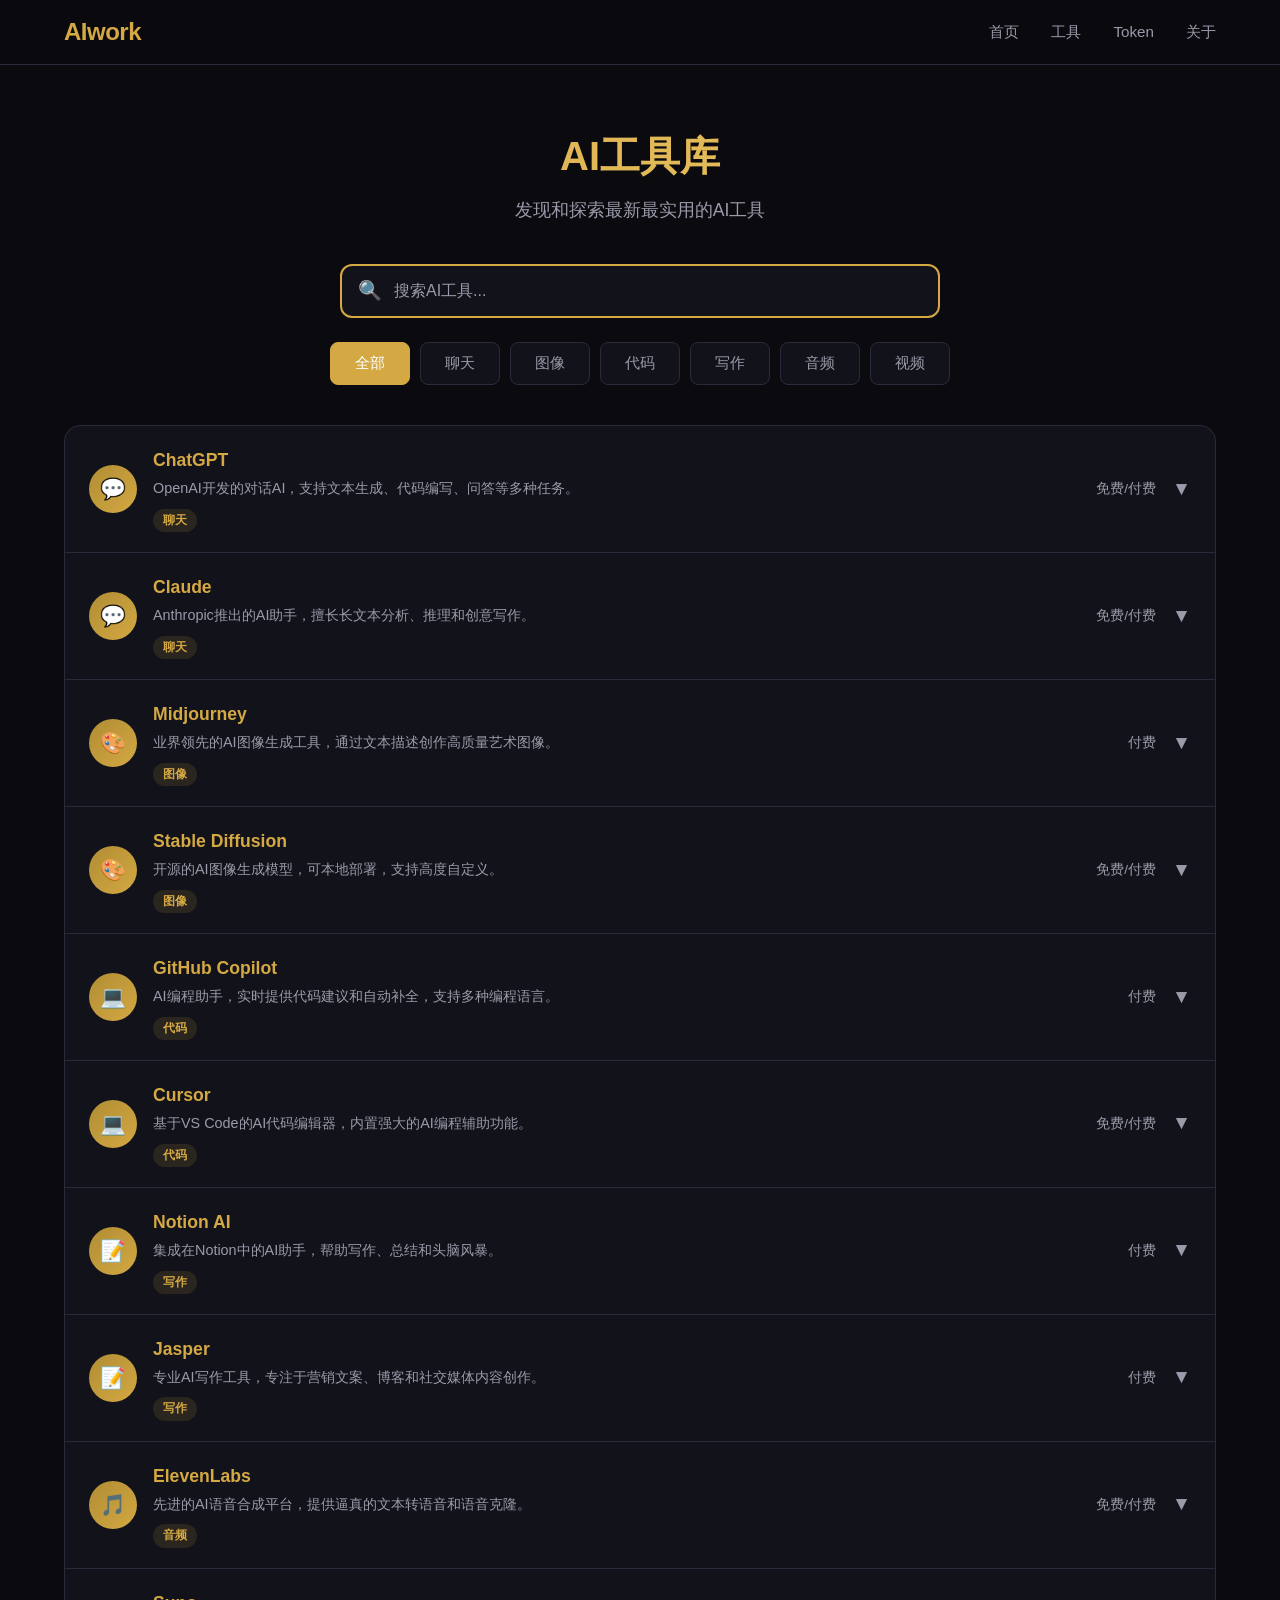
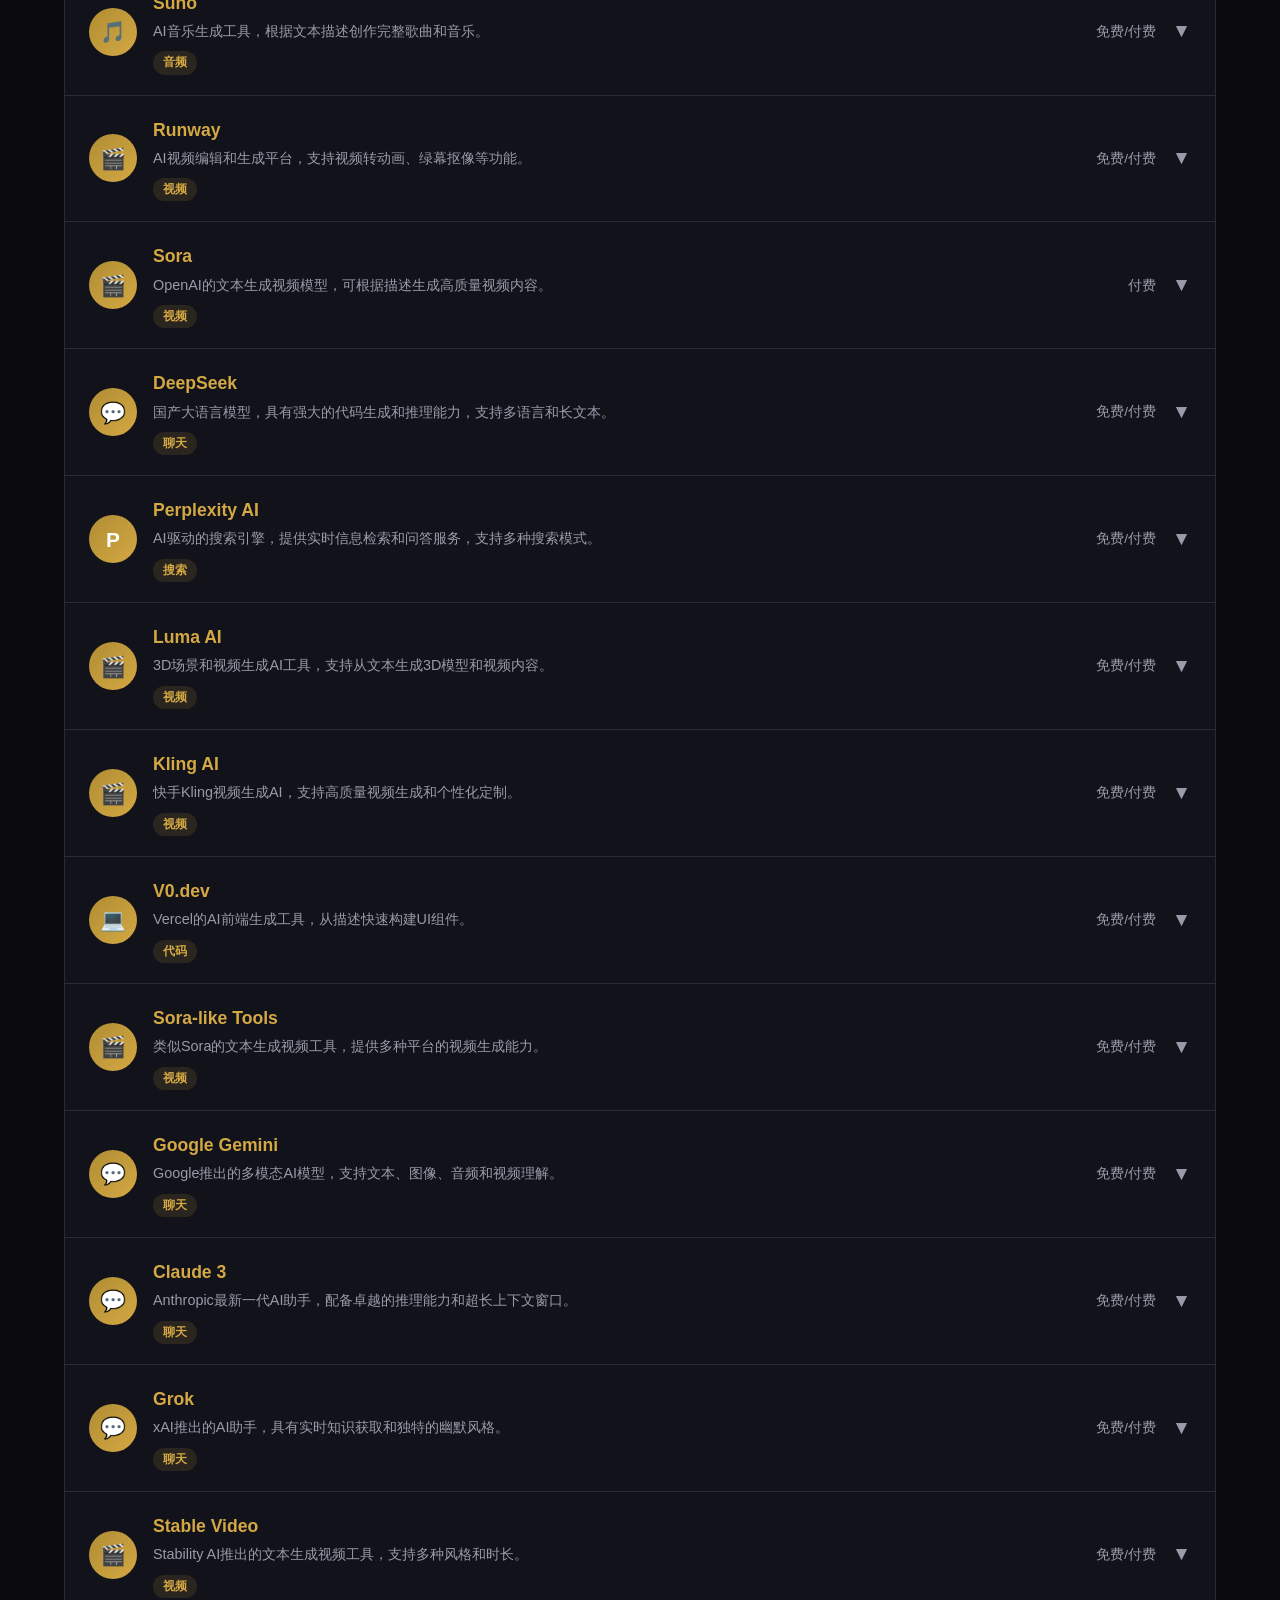
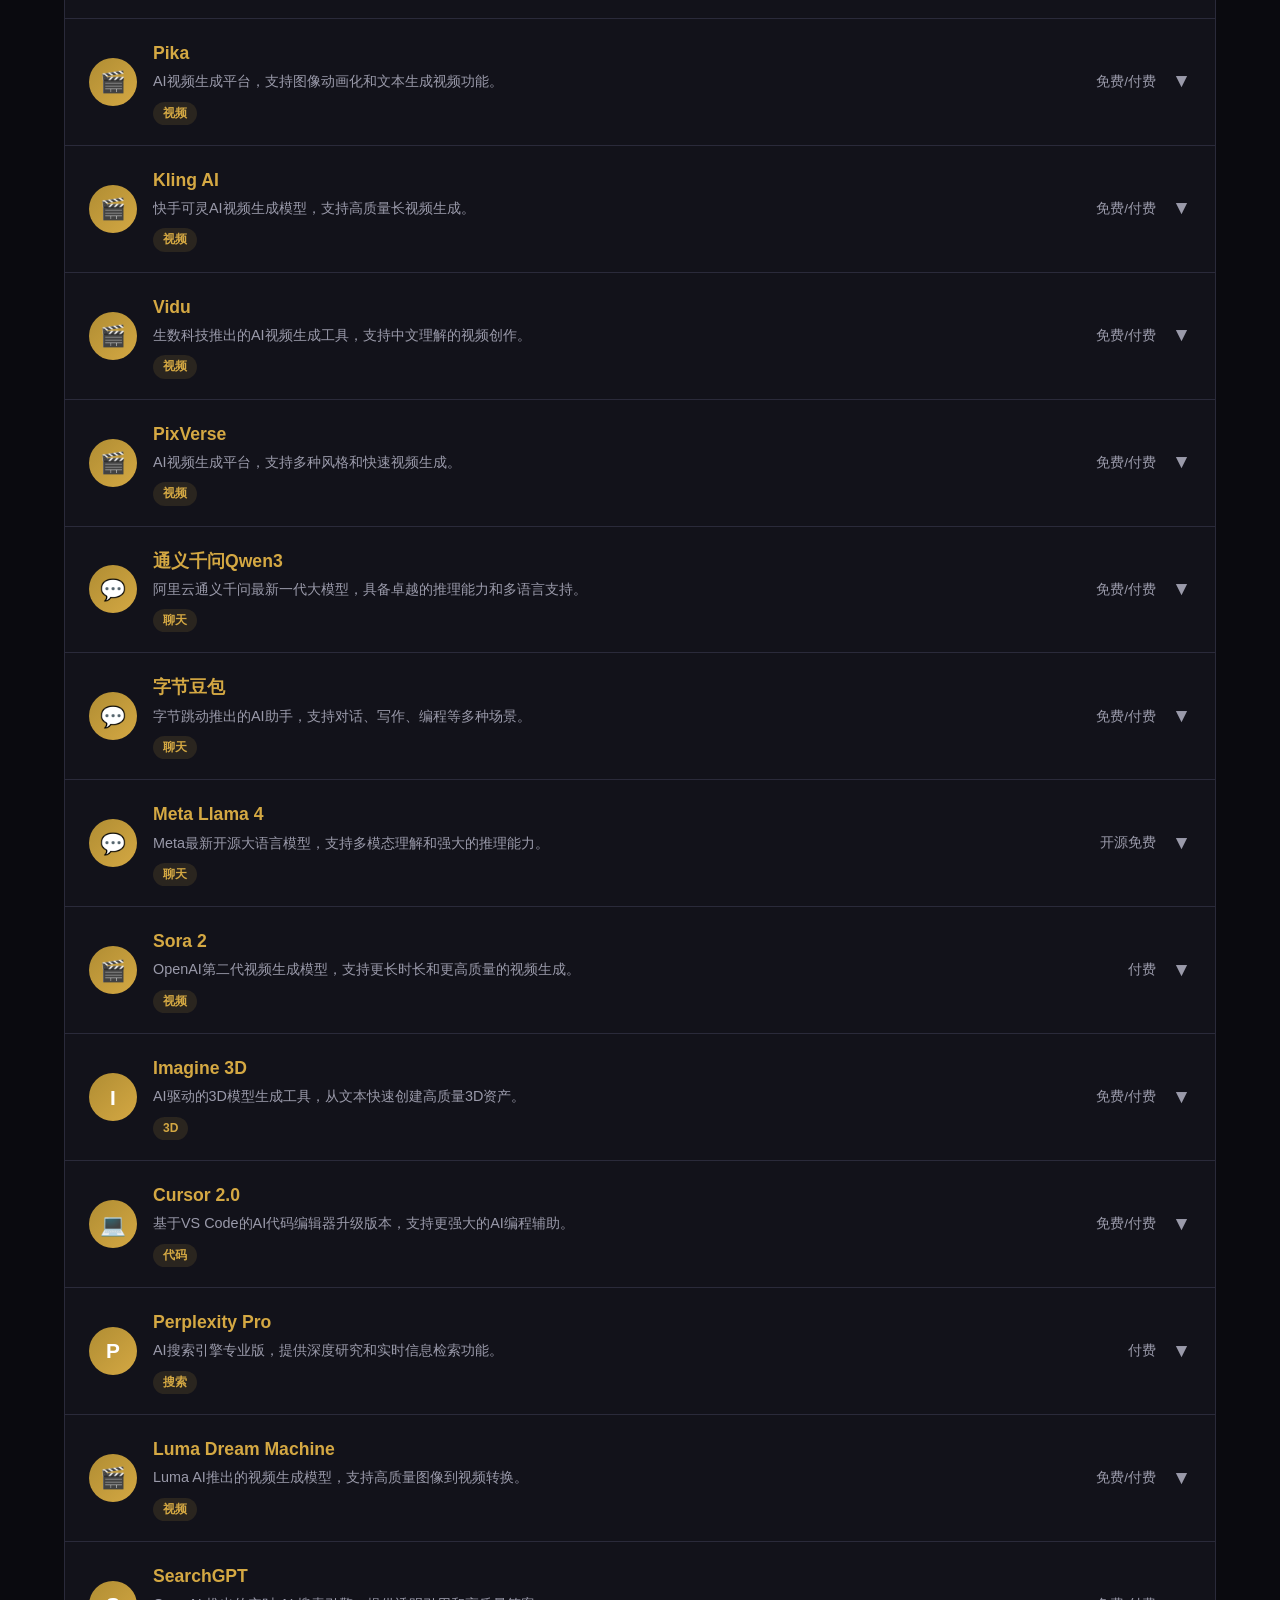
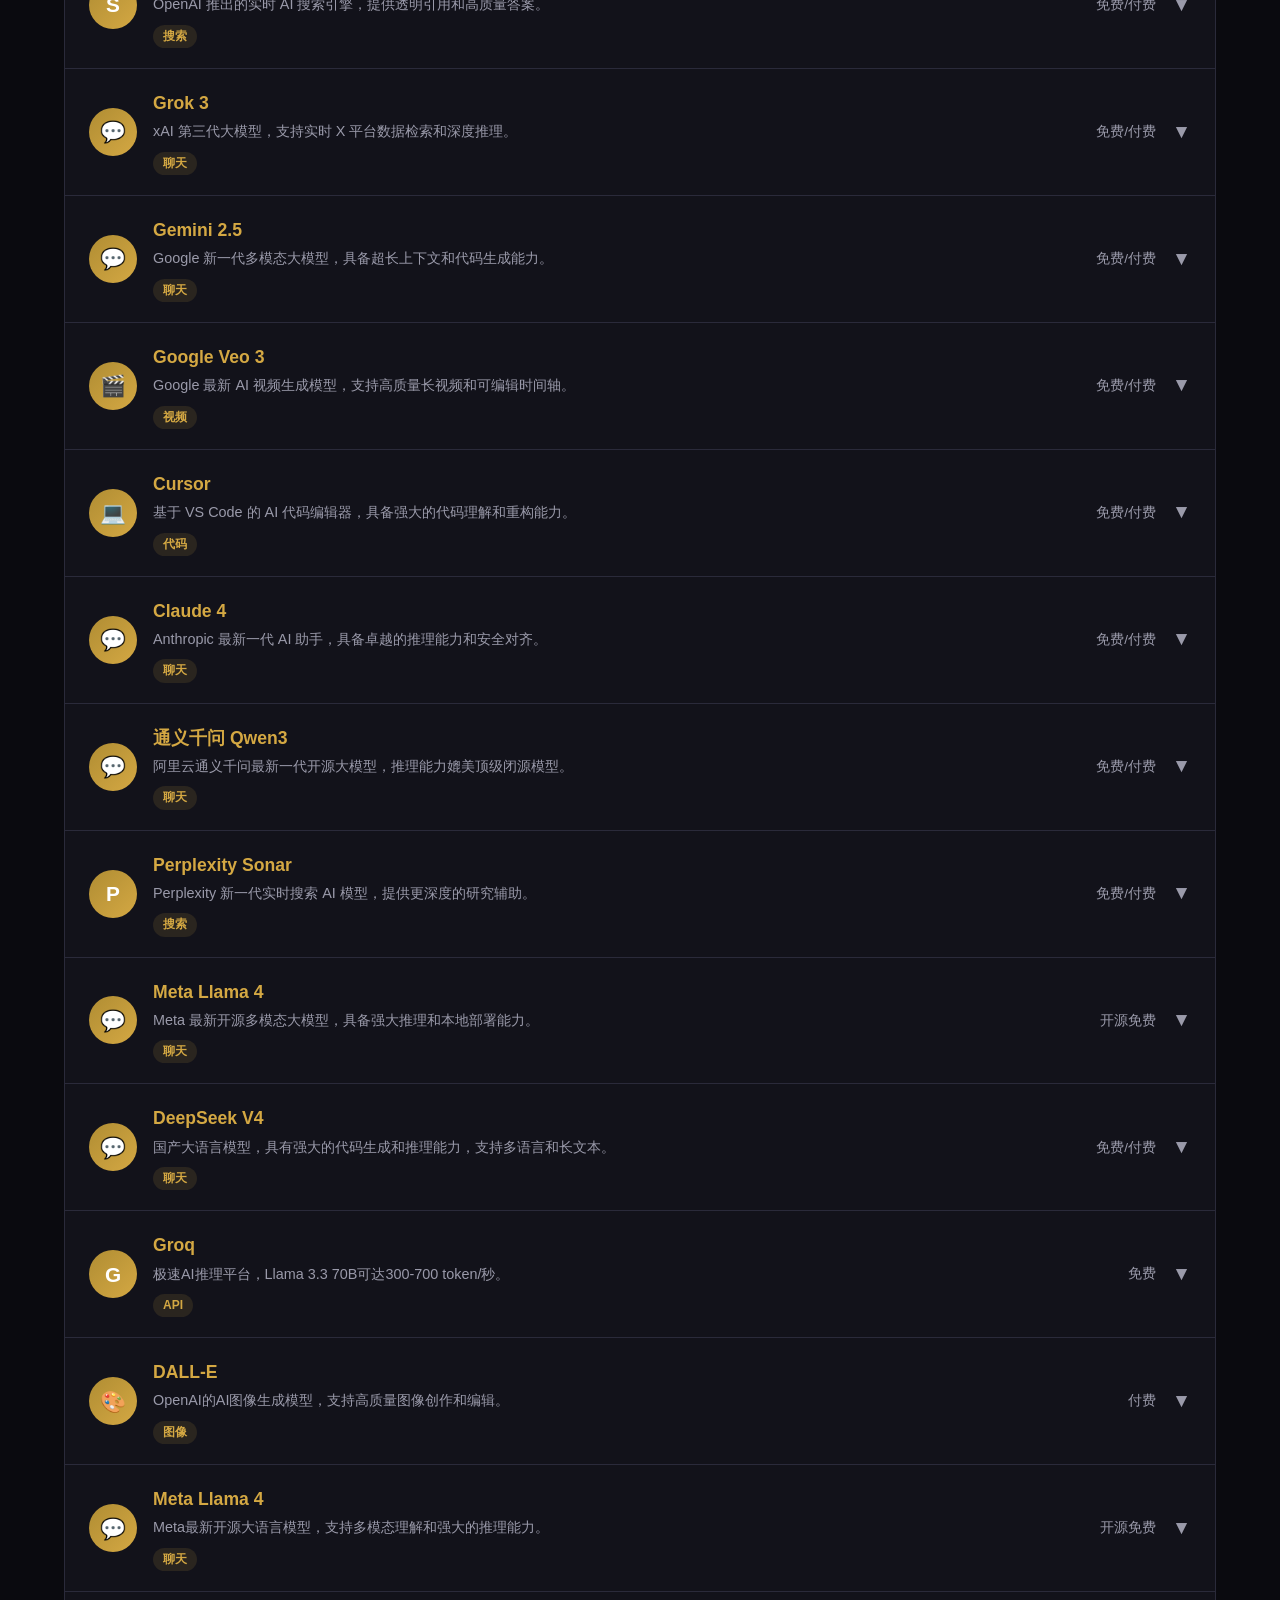
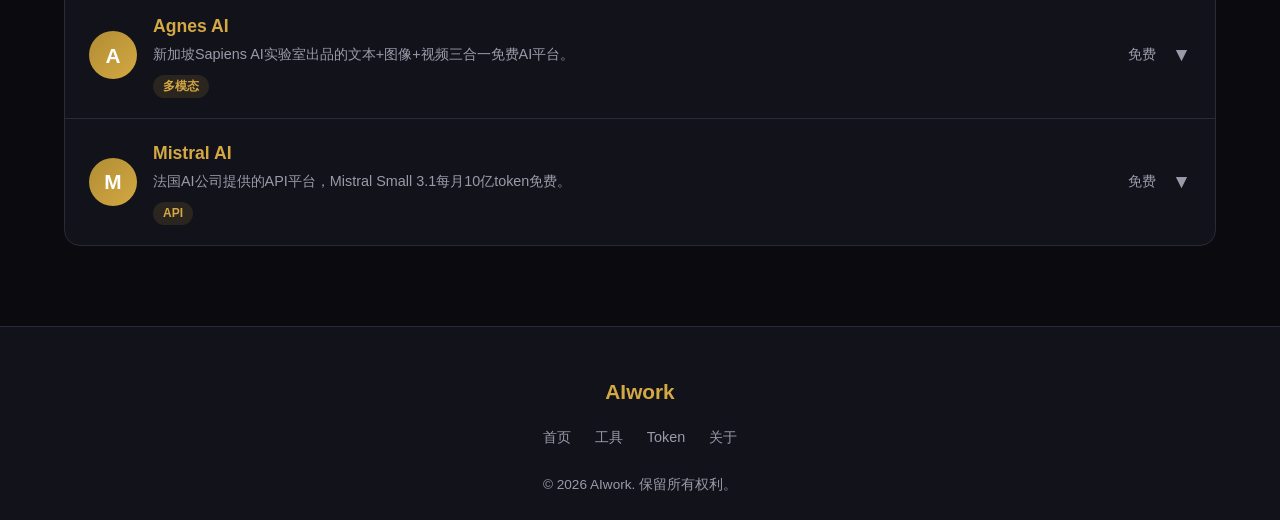
<file: tools.html>
<!DOCTYPE html>
<html lang="zh-CN">
<head>
  <meta charset="UTF-8">
  <meta name="viewport" content="width=device-width, initial-scale=1.0">
  <title>AI工具 - AIwork</title>
  <link rel="stylesheet" href="./css/style.css">
  <style>
    .tools-page {
      padding-top: 64px;
      min-height: 100vh;
    }

    .tools-header {
      padding: 60px 0 40px;
      text-align: center;
    }

    .tools-header h1 {
      font-size: 2.5rem;
      font-weight: 700;
      margin-bottom: 8px;
      background: linear-gradient(135deg, var(--color-gold), var(--color-gold-light));
      -webkit-background-clip: text;
      -webkit-text-fill-color: transparent;
      background-clip: text;
    }

    .tools-header p {
      color: var(--color-text-muted);
      font-size: 1.1rem;
    }

    .search-section {
      padding-bottom: 40px;
    }

    .search-box {
      position: relative;
      max-width: 600px;
      margin: 0 auto 24px;
    }

    .search-box input {
      width: 100%;
      padding: 16px 24px 16px 52px;
      font-size: 1rem;
      background: var(--color-surface);
      border: 2px solid var(--color-gold);
      border-radius: 12px;
      color: var(--color-text);
      outline: none;
      transition: var(--transition);
    }

    .search-box input::placeholder {
      color: var(--color-text-muted);
    }

    .search-box input:focus {
      box-shadow: 0 0 20px rgba(212, 168, 67, 0.3);
      border-color: var(--color-gold-light);
    }

    .search-box .search-icon {
      position: absolute;
      left: 18px;
      top: 50%;
      transform: translateY(-50%);
      color: var(--color-gold);
      font-size: 1.2rem;
    }

    .filter-tabs {
      display: flex;
      gap: 10px;
      justify-content: center;
      flex-wrap: wrap;
    }

    .filter-tab {
      padding: 10px 24px;
      border-radius: 8px;
      border: 1px solid var(--color-border);
      background: var(--color-surface);
      color: var(--color-text-muted);
      font-size: 0.95rem;
      font-weight: 500;
      cursor: pointer;
      transition: var(--transition);
    }

    .filter-tab:hover {
      border-color: var(--color-gold);
      color: var(--color-gold);
    }

    .filter-tab.active {
      background: var(--color-gold);
      color: #fff;
      border-color: var(--color-gold);
    }

    .tools-list-section {
      padding-bottom: 80px;
    }

    .tools-list {
      border: 1px solid var(--color-border);
      border-radius: 16px;
      overflow: hidden;
      background: var(--color-surface);
    }

    .tool-item {
      border-bottom: 1px solid var(--color-border);
      transition: var(--transition);
      cursor: pointer;
    }

    .tool-item:last-child {
      border-bottom: none;
    }

    .tool-item:hover {
      background: var(--color-surface-light);
    }

    .tool-item-header {
      display: flex;
      align-items: center;
      padding: 20px 24px;
      gap: 16px;
    }

    .tool-icon-wrap {
      width: 48px;
      height: 48px;
      border-radius: 50%;
      background: linear-gradient(135deg, var(--color-gold-dark), var(--color-gold));
      display: flex;
      align-items: center;
      justify-content: center;
      font-size: 1.3rem;
      font-weight: 700;
      color: #fff;
      flex-shrink: 0;
    }

    .tool-info {
      flex: 1;
      min-width: 0;
    }

    .tool-name {
      font-size: 1.1rem;
      font-weight: 700;
      color: var(--color-gold);
      margin-bottom: 4px;
    }

    .tool-desc {
      font-size: 0.9rem;
      color: var(--color-text-muted);
      line-height: 1.5;
      margin-bottom: 6px;
      white-space: nowrap;
      overflow: hidden;
      text-overflow: ellipsis;
    }

    .tool-category-tag {
      display: inline-block;
      padding: 2px 10px;
      border-radius: 12px;
      background: rgba(212, 168, 67, 0.12);
      color: var(--color-gold);
      font-size: 0.75rem;
      font-weight: 600;
    }

    .tool-meta {
      display: flex;
      align-items: center;
      gap: 16px;
      flex-shrink: 0;
    }

    .tool-pricing {
      font-size: 0.85rem;
      color: var(--color-text-muted);
      white-space: nowrap;
    }

    .tool-arrow {
      color: var(--color-text-muted);
      font-size: 1.2rem;
      transition: var(--transition);
    }

    .tool-item.expanded .tool-arrow {
      transform: rotate(180deg);
      color: var(--color-gold);
    }

    .tool-details {
      max-height: 0;
      overflow: hidden;
      transition: max-height 0.4s ease, padding 0.4s ease;
      border-left: 3px solid var(--color-gold);
      margin-left: 24px;
    }

    .tool-item.expanded .tool-details {
      max-height: 500px;
      padding: 0 24px 20px 20px;
    }

    .tool-details-inner {
      opacity: 0;
      transition: opacity 0.3s ease 0.1s;
    }

    .tool-item.expanded .tool-details-inner {
      opacity: 1;
    }

    .detail-section {
      margin-bottom: 16px;
    }

    .detail-section:last-child {
      margin-bottom: 0;
    }

    .detail-label {
      font-size: 0.8rem;
      font-weight: 600;
      color: var(--color-text-muted);
      text-transform: uppercase;
      letter-spacing: 0.5px;
      margin-bottom: 6px;
    }

    .detail-features {
      display: flex;
      flex-wrap: wrap;
      gap: 8px;
    }

    .detail-feature {
      padding: 4px 12px;
      border-radius: 8px;
      background: var(--color-surface-light);
      border: 1px solid var(--color-border);
      color: var(--color-text);
      font-size: 0.85rem;
    }

    .detail-link {
      display: inline-flex;
      align-items: center;
      gap: 6px;
      color: var(--color-gold);
      font-size: 0.95rem;
      font-weight: 500;
    }

    .detail-link:hover {
      color: var(--color-gold-light);
    }

    .detail-tags {
      display: flex;
      flex-wrap: wrap;
      gap: 6px;
    }

    .detail-tag {
      padding: 2px 10px;
      border-radius: 12px;
      background: rgba(212, 168, 67, 0.1);
      color: var(--color-gold);
      font-size: 0.8rem;
    }

    .empty-state {
      text-align: center;
      padding: 60px 24px;
      color: var(--color-text-muted);
    }

    .empty-state-icon {
      font-size: 3rem;
      margin-bottom: 16px;
      opacity: 0.5;
    }

    .empty-state h3 {
      font-size: 1.2rem;
      margin-bottom: 8px;
      color: var(--color-text);
    }

    @media (max-width: 768px) {
      .tools-header h1 {
        font-size: 2rem;
      }

      .tools-header p {
        font-size: 1rem;
      }

      .search-box input {
        padding: 14px 20px 14px 48px;
        font-size: 0.95rem;
      }

      .filter-tab {
        padding: 8px 18px;
        font-size: 0.9rem;
      }

      .tool-item-header {
        flex-wrap: wrap;
        padding: 16px;
      }

      .tool-meta {
        width: 100%;
        justify-content: space-between;
        margin-top: 4px;
        padding-left: 64px;
      }

      .tool-details {
        margin-left: 16px;
      }

      .tool-item.expanded .tool-details {
        padding: 0 16px 16px 16px;
      }

      .tools-list {
        border: none;
        background: transparent;
      }

      .tool-item {
        background: var(--color-surface);
        border: 1px solid var(--color-border);
        border-radius: 12px;
        margin-bottom: 12px;
        border-bottom: 1px solid var(--color-border);
      }

      .tool-item:last-child {
        border-bottom: 1px solid var(--color-border);
      }
    }

    @media (max-width: 480px) {
      .tools-header h1 {
        font-size: 1.7rem;
      }

      .tool-meta {
        padding-left: 0;
        margin-top: 8px;
      }
    }
  </style>
</head>
<body>
  <nav class="navbar">
    <div class="container">
      <a href="./index.html" class="navbar-brand">AIwork</a>
      <button class="navbar-toggle" aria-label="切换导航">☰</button>
      <ul class="navbar-nav">
        <li><a href="./index.html">首页</a></li>
        <li><a href="./tools.html">工具</a></li>
        <li><a href="./tokens.html">Token</a></li>
        <li><a href="./about.html">关于</a></li>
      </ul>
    </div>
  </nav>

  <main class="tools-page">
    <div class="container">
      <div class="tools-header">
        <h1>AI工具库</h1>
        <p>发现和探索最新最实用的AI工具</p>
      </div>

      <div class="search-section">
        <div class="search-box">
          <span class="search-icon">🔍</span>
          <input type="text" id="searchInput" placeholder="搜索AI工具...">
        </div>
        <div class="filter-tabs" id="filterTabs">
          <button class="filter-tab active" data-category="全部">全部</button>
          <button class="filter-tab" data-category="聊天">聊天</button>
          <button class="filter-tab" data-category="图像">图像</button>
          <button class="filter-tab" data-category="代码">代码</button>
          <button class="filter-tab" data-category="写作">写作</button>
          <button class="filter-tab" data-category="音频">音频</button>
          <button class="filter-tab" data-category="视频">视频</button>
        </div>
      </div>

      <div class="tools-list-section">
        <div class="tools-list" id="toolsList"></div>
        <div class="empty-state" id="emptyState" style="display: none;">
          <div class="empty-state-icon">🔍</div>
          <h3>未找到相关工具</h3>
          <p>请尝试其他关键词或分类</p>
        </div>
      </div>
    </div>
  </main>

  <footer class="footer">
    <div class="container">
      <div class="footer-brand">AIwork</div>
      <ul class="footer-links">
        <li><a href="./index.html">首页</a></li>
        <li><a href="./tools.html">工具</a></li>
        <li><a href="./tokens.html">Token</a></li>
        <li><a href="./about.html">关于</a></li>
      </ul>
      <p class="footer-copy">&copy; 2026 AIwork. 保留所有权利。</p>
    </div>
  </footer>

  <script src="./js/main.js"></script>
  <script src="./js/tools.js"></script>
</body>
</html>
</file>
<file: css/style.css>
:root {
  --color-bg: #0a0a0f;
  --color-surface: #12121a;
  --color-surface-light: #1a1a25;
  --color-gold: #d4a843;
  --color-gold-light: #f0c96a;
  --color-gold-dark: #b08d33;
  --color-text: #e8e8ec;
  --color-text-muted: #9a9aaa;
  --color-border: #2a2a3a;
  --color-border-hover: #d4a843;
  --font-main: -apple-system, BlinkMacSystemFont, "Segoe UI", Roboto, "Helvetica Neue", Arial, sans-serif;
  --transition: all 0.3s ease;
}

* {
  margin: 0;
  padding: 0;
  box-sizing: border-box;
}

html {
  scroll-behavior: smooth;
}

body {
  font-family: var(--font-main);
  background-color: var(--color-bg);
  color: var(--color-text);
  line-height: 1.6;
  overflow-x: hidden;
}

a {
  color: var(--color-gold);
  text-decoration: none;
  transition: var(--transition);
}

a:hover {
  color: var(--color-gold-light);
}

.container {
  max-width: 1200px;
  margin: 0 auto;
  padding: 0 24px;
}

.navbar {
  position: fixed;
  top: 0;
  left: 0;
  right: 0;
  z-index: 1000;
  background: rgba(10, 10, 15, 0.85);
  backdrop-filter: blur(12px);
  border-bottom: 1px solid var(--color-border);
  transition: var(--transition);
}

.navbar .container {
  display: flex;
  align-items: center;
  justify-content: space-between;
  height: 64px;
}

.navbar-brand {
  font-size: 1.5rem;
  font-weight: 700;
  color: var(--color-gold);
  letter-spacing: -0.5px;
}

.navbar-toggle {
  display: none;
  background: none;
  border: none;
  color: var(--color-gold);
  font-size: 1.5rem;
  cursor: pointer;
  padding: 4px;
}

.navbar-nav {
  display: flex;
  gap: 32px;
  list-style: none;
}

.navbar-nav a {
  color: var(--color-text-muted);
  font-size: 0.95rem;
  font-weight: 500;
  position: relative;
}

.navbar-nav a:hover,
.navbar-nav a.active {
  color: var(--color-gold);
}

.navbar-nav a::after {
  content: '';
  position: absolute;
  bottom: -4px;
  left: 0;
  width: 0;
  height: 2px;
  background: var(--color-gold);
  transition: var(--transition);
}

.navbar-nav a:hover::after,
.navbar-nav a.active::after {
  width: 100%;
}

.btn {
  display: inline-flex;
  align-items: center;
  justify-content: center;
  padding: 12px 28px;
  font-size: 1rem;
  font-weight: 600;
  border-radius: 8px;
  border: none;
  cursor: pointer;
  transition: var(--transition);
  text-decoration: none;
}

.btn-primary {
  background: linear-gradient(135deg, var(--color-gold), var(--color-gold-dark));
  color: #fff;
  box-shadow: 0 4px 16px rgba(212, 168, 67, 0.3);
}

.btn-primary:hover {
  background: linear-gradient(135deg, var(--color-gold-light), var(--color-gold));
  box-shadow: 0 6px 24px rgba(212, 168, 67, 0.5);
  transform: translateY(-2px);
  color: #fff;
}

.btn-outline {
  background: transparent;
  color: var(--color-gold);
  border: 2px solid var(--color-gold);
}

.btn-outline:hover {
  background: var(--color-gold);
  color: var(--color-bg);
  transform: translateY(-2px);
}

.section-title {
  font-size: 2.2rem;
  font-weight: 700;
  text-align: center;
  margin-bottom: 48px;
  background: linear-gradient(135deg, var(--color-gold), var(--color-gold-light));
  -webkit-background-clip: text;
  -webkit-text-fill-color: transparent;
  background-clip: text;
}

.section {
  padding: 100px 0;
  position: relative;
}

.section::before {
  content: '';
  position: absolute;
  top: 0;
  left: 50%;
  transform: translateX(-50%);
  width: 80%;
  height: 1px;
  background: linear-gradient(90deg, transparent, var(--color-border), transparent);
}

.footer {
  background: var(--color-surface);
  border-top: 1px solid var(--color-border);
  padding: 48px 0 24px;
}

.footer .container {
  display: flex;
  flex-direction: column;
  align-items: center;
  gap: 16px;
}

.footer-brand {
  font-size: 1.3rem;
  font-weight: 700;
  color: var(--color-gold);
}

.footer-links {
  display: flex;
  gap: 24px;
  list-style: none;
}

.footer-links a {
  color: var(--color-text-muted);
  font-size: 0.9rem;
}

.footer-links a:hover {
  color: var(--color-gold);
}

.footer-copy {
  color: var(--color-text-muted);
  font-size: 0.85rem;
  margin-top: 8px;
}

.scroll-reveal {
  opacity: 0;
  transform: translateY(40px);
  transition: opacity 0.8s ease, transform 0.8s ease;
}

.scroll-reveal.visible {
  opacity: 1;
  transform: translateY(0);
}

.fade-in {
  animation: fadeIn 0.6s ease forwards;
}

@keyframes fadeIn {
  from {
    opacity: 0;
    transform: translateY(20px);
  }
  to {
    opacity: 1;
    transform: translateY(0);
  }
}

.skeleton {
  background: linear-gradient(90deg, var(--color-surface) 25%, var(--color-surface-light) 50%, var(--color-surface) 75%);
  background-size: 200% 100%;
  animation: skeleton-loading 1.5s ease-in-out infinite;
  border-radius: 8px;
}

@keyframes skeleton-loading {
  0% {
    background-position: 200% 0;
  }
  100% {
    background-position: -200% 0;
  }
}

.skeleton-card {
  background: var(--color-surface);
  border: 1px solid var(--color-border);
  border-radius: 16px;
  padding: 28px;
}

.skeleton-icon {
  width: 56px;
  height: 56px;
  border-radius: 14px;
  margin-bottom: 16px;
}

.skeleton-title {
  width: 60%;
  height: 20px;
  margin-bottom: 12px;
}

.skeleton-text {
  width: 100%;
  height: 14px;
  margin-bottom: 8px;
}

.skeleton-text.short {
  width: 40%;
}

@media (max-width: 768px) {
  .navbar .container {
    flex-wrap: wrap;
    height: auto;
    padding: 12px 24px;
  }

  .navbar-brand {
    flex: 1;
  }

  .navbar-toggle {
    display: block;
  }

  .navbar-nav {
    display: none;
    width: 100%;
    flex-direction: column;
    gap: 0;
    margin-top: 12px;
    padding-top: 12px;
    border-top: 1px solid var(--color-border);
  }

  .navbar-nav.open {
    display: flex;
  }

  .navbar-nav li {
    width: 100%;
  }

  .navbar-nav a {
    display: block;
    padding: 12px 0;
    font-size: 1rem;
  }

  .navbar-nav a::after {
    display: none;
  }

  .section-title {
    font-size: 1.8rem;
  }

  .section {
    padding: 60px 0;
  }

  .footer-links {
    flex-wrap: wrap;
    justify-content: center;
  }
}
</file>
